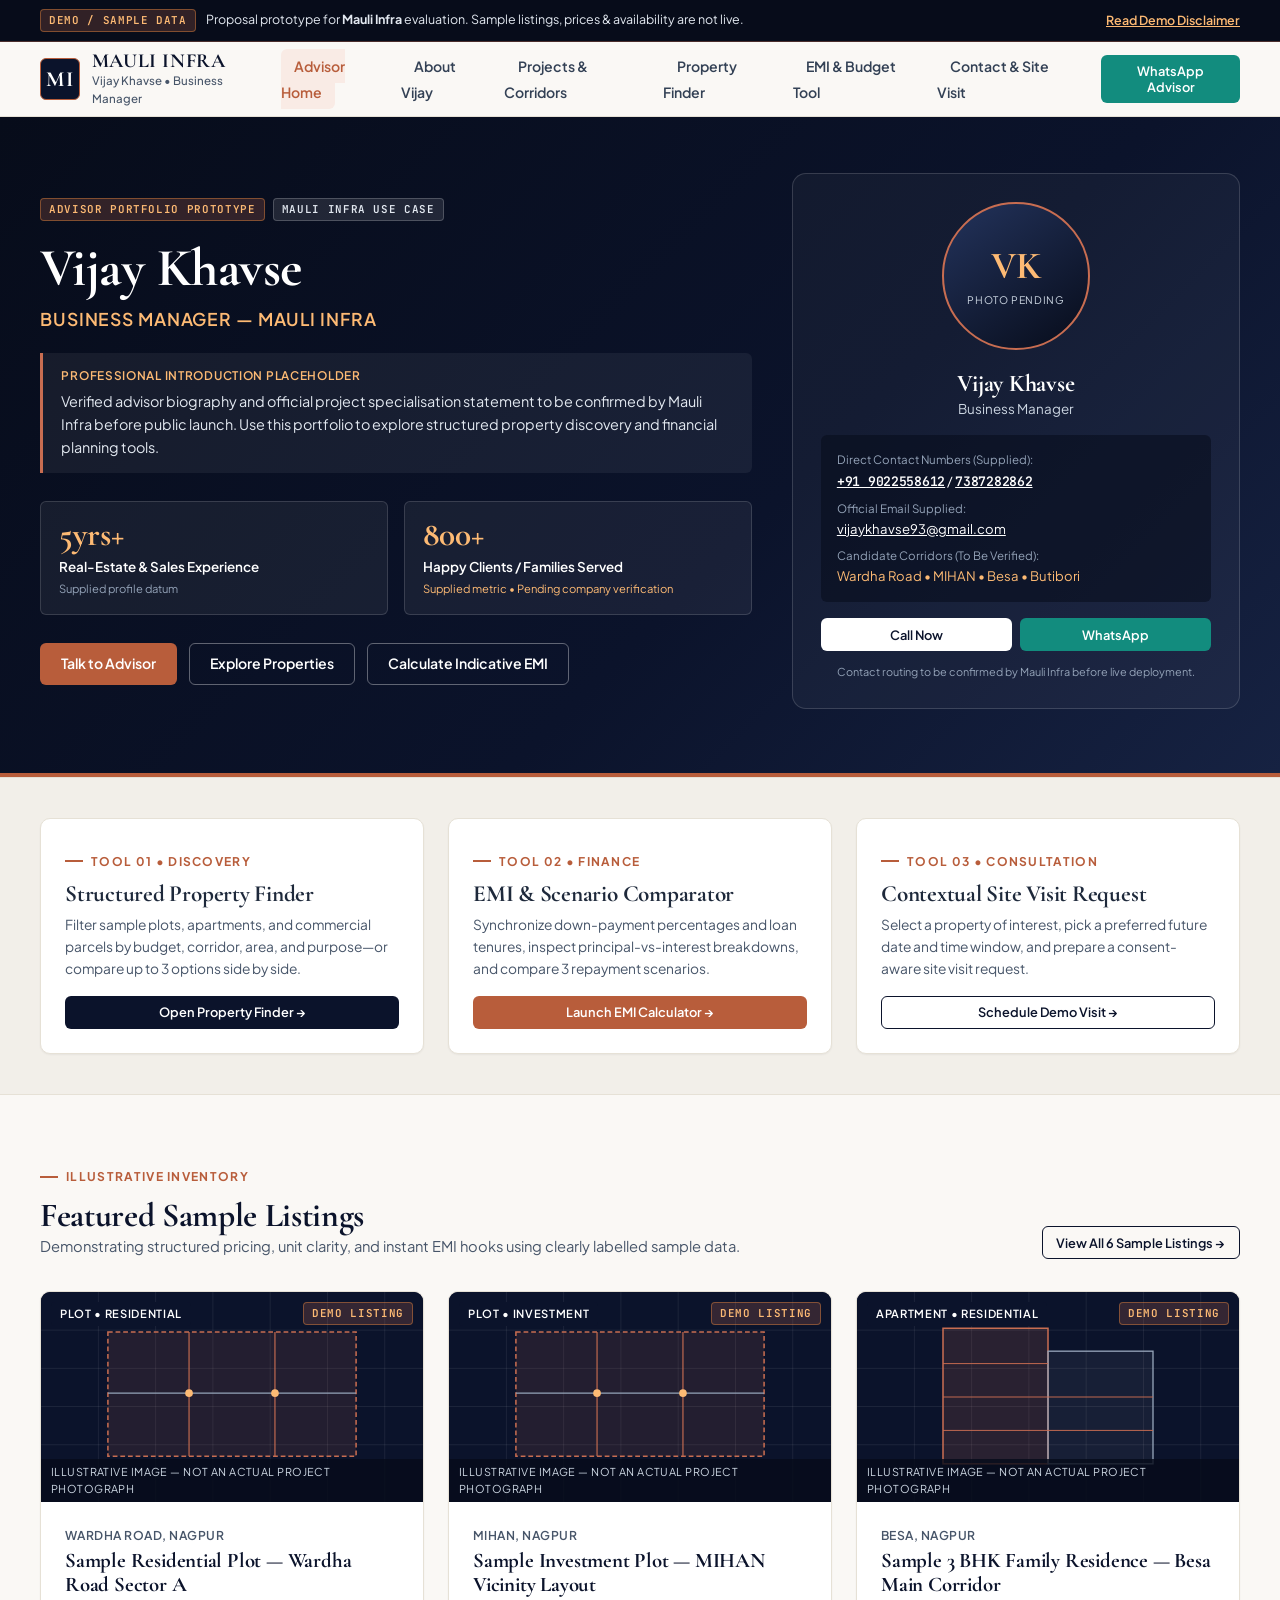
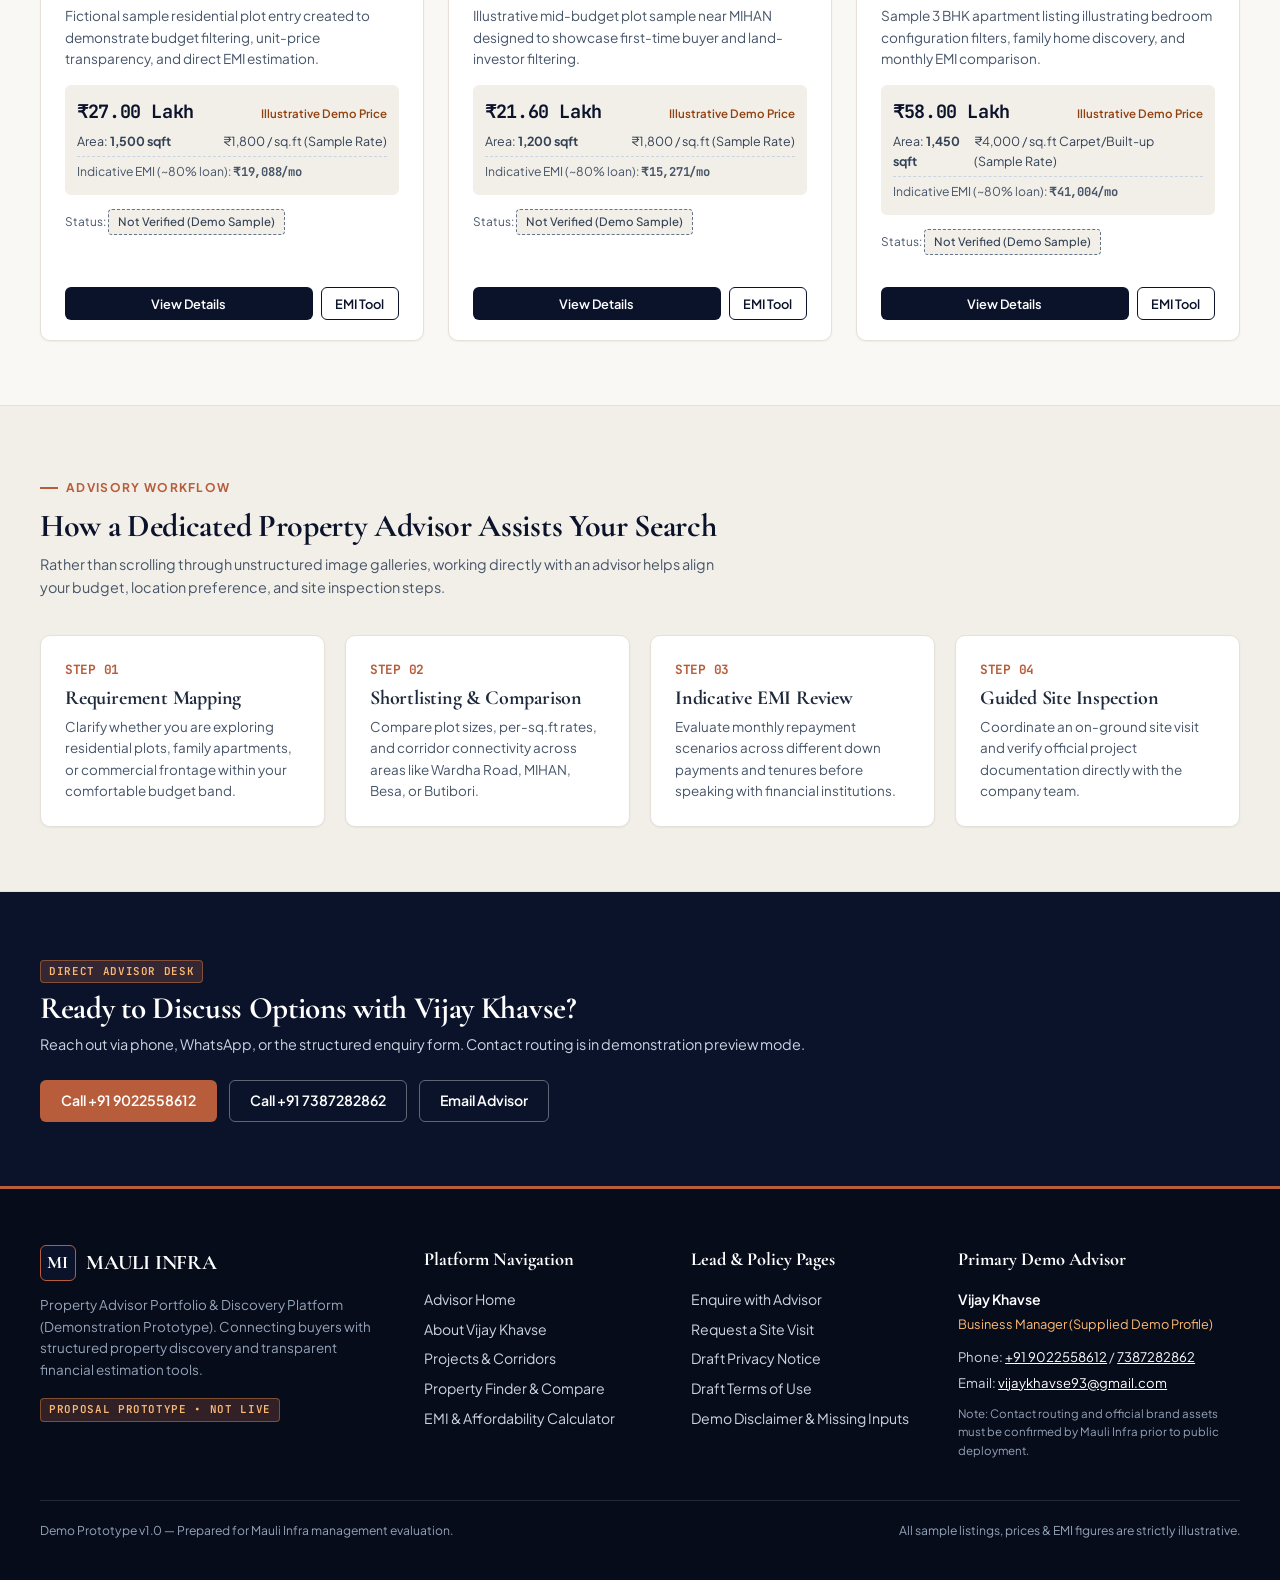
<file: index.html>
<!DOCTYPE html>
<html lang="en">
<head>
  <meta charset="UTF-8" />
  <meta name="viewport" content="width=device-width, initial-scale=1.0" />
  <meta name="robots" content="noindex, nofollow" />
  <title>Vijay Khavse | Business Manager — Mauli Infra Property Advisor Demo</title>
  <meta name="description" content="Demonstration prototype for Vijay Khavse, Business Manager at Mauli Infra. Explore illustrative property listings, calculate indicative EMIs, and request a consultation." />
  <link rel="stylesheet" href="./styles.css" />
</head>
<body>
  <div id="global-header"></div>

  <main>
    <!-- Hero Section -->
    <section class="hero-advisor">
      <div class="container hero-grid">
        <div>
          <div style="display:flex;flex-wrap:wrap;gap:0.5rem;margin-bottom:1rem;">
            <span class="demo-pill">ADVISOR PORTFOLIO PROTOTYPE</span>
            <span class="demo-pill" style="background:rgba(255,255,255,0.1);color:#E2E8F0;border-color:rgba(255,255,255,0.2);">MAULI INFRA USE CASE</span>
          </div>
          <h1 class="serif-heading" style="font-size:clamp(2.2rem, 4.5vw, 3.35rem);margin-bottom:0.4rem;">
            Vijay Khavse
          </h1>
          <p style="font-size:1.1rem;color:#FDBA74;font-weight:600;letter-spacing:0.05em;text-transform:uppercase;margin-bottom:1.25rem;">
            Business Manager — Mauli Infra
          </p>

          <div style="background:rgba(255,255,255,0.06);border-left:3px solid var(--copper-500);padding:0.9rem 1.15rem;border-radius:0 var(--radius-sm) var(--radius-sm) 0;margin-bottom:1.5rem;">
            <div style="font-size:0.74rem;text-transform:uppercase;letter-spacing:0.06em;color:#FDBA74;font-weight:600;margin-bottom:0.2rem;">
              Professional Introduction Placeholder
            </div>
            <p style="font-size:0.9rem;color:#E2E8F0;">
              Verified advisor biography and official project specialisation statement to be confirmed by Mauli Infra before public launch. Use this portfolio to explore structured property discovery and financial planning tools.
            </p>
          </div>

          <div class="stat-strip">
            <div class="stat-card-dark">
              <div class="stat-val">5yrs+</div>
              <div style="font-size:0.84rem;font-weight:600;color:#FFFFFF;margin-top:0.25rem;">Real-Estate & Sales Experience</div>
              <div style="font-size:0.7rem;color:#94A3B8;margin-top:0.15rem;">Supplied profile datum</div>
            </div>
            <div class="stat-card-dark">
              <div class="stat-val">800+</div>
              <div style="font-size:0.84rem;font-weight:600;color:#FFFFFF;margin-top:0.25rem;">Happy Clients / Families Served</div>
              <div style="font-size:0.7rem;color:#FDBA74;margin-top:0.15rem;">Supplied metric • Pending company verification</div>
            </div>
          </div>

          <div style="display:flex;flex-wrap:wrap;gap:0.75rem;margin-top:1.5rem;">
            <a href="./contact.html" class="btn btn-copper">Talk to Advisor</a>
            <a href="./properties.html" class="btn btn-outline-light">Explore Properties</a>
            <a href="./emi-calculator.html" class="btn btn-outline-light">Calculate Indicative EMI</a>
          </div>
        </div>

        <!-- Portrait & Direct Contact Card -->
        <aside class="advisor-portrait-card" aria-label="Advisor Profile Summary Card">
          <div class="portrait-placeholder" role="img" aria-label="Advisor profile photograph placeholder">
            <span class="serif-heading" style="font-size:2.4rem;color:#FDBA74;">VK</span>
            <span style="font-size:0.65rem;color:#CBD5E1;text-transform:uppercase;letter-spacing:0.06em;margin-top:4px;">Photo Pending</span>
          </div>
          <h2 class="serif-heading" style="font-size:1.5rem;color:#FFFFFF;">Vijay Khavse</h2>
          <p style="font-size:0.84rem;color:#CBD5E1;margin-bottom:1rem;">Business Manager</p>

          <div style="text-align:left;background:rgba(7,12,26,0.55);padding:1rem;border-radius:var(--radius-sm);font-size:0.82rem;margin-bottom:1rem;">
            <div style="margin-bottom:0.5rem;">
              <span style="color:#94A3B8;display:block;font-size:0.72rem;">Direct Contact Numbers (Supplied):</span>
              <a href="tel:9022558612" class="mono-num" style="color:#FFFFFF;font-weight:600;text-decoration:underline;">+91 9022558612</a> /
              <a href="tel:7387282862" class="mono-num" style="color:#FFFFFF;font-weight:600;text-decoration:underline;">7387282862</a>
            </div>
            <div style="margin-bottom:0.5rem;">
              <span style="color:#94A3B8;display:block;font-size:0.72rem;">Official Email Supplied:</span>
              <a href="mailto:vijaykhavse93@gmail.com" style="color:#FFFFFF;text-decoration:underline;">vijaykhavse93@gmail.com</a>
            </div>
            <div>
              <span style="color:#94A3B8;display:block;font-size:0.72rem;">Candidate Corridors (To Be Verified):</span>
              <span style="color:#FDBA74;">Wardha Road • MIHAN • Besa • Butibori</span>
            </div>
          </div>

          <div style="display:grid;grid-template-columns:1fr 1fr;gap:0.5rem;">
            <a href="tel:9022558612" class="btn btn-primary btn-sm" style="background:#FFFFFF;color:var(--navy-900);">Call Now</a>
            <a href="#" id="hero-wa-link" target="_blank" rel="noopener noreferrer" class="btn btn-whatsapp btn-sm">WhatsApp</a>
          </div>
          <p style="font-size:0.68rem;color:#94A3B8;margin-top:0.75rem;">
            Contact routing to be confirmed by Mauli Infra before live deployment.
          </p>
        </aside>
      </div>
    </section>

    <!-- Quick Buyer Tools Strip -->
    <section class="section-stone" style="padding:2.5rem 0;">
      <div class="container">
        <div class="grid-3">
          <div class="card card-body" style="display:flex;flex-direction:column;justify-content:space-between;">
            <div>
              <span class="eyebrow">Tool 01 • Discovery</span>
              <h2 class="serif-heading" style="font-size:1.45rem;margin-bottom:0.4rem;">Structured Property Finder</h2>
              <p style="font-size:0.86rem;color:var(--slate-600);margin-bottom:1rem;">
                Filter sample plots, apartments, and commercial parcels by budget, corridor, area, and purpose—or compare up to 3 options side by side.
              </p>
            </div>
            <a href="./properties.html" class="btn btn-primary btn-sm">Open Property Finder →</a>
          </div>

          <div class="card card-body" style="display:flex;flex-direction:column;justify-content:space-between;">
            <div>
              <span class="eyebrow">Tool 02 • Finance</span>
              <h2 class="serif-heading" style="font-size:1.45rem;margin-bottom:0.4rem;">EMI & Scenario Comparator</h2>
              <p style="font-size:0.86rem;color:var(--slate-600);margin-bottom:1rem;">
                Synchronize down-payment percentages and loan tenures, inspect principal-vs-interest breakdowns, and compare 3 repayment scenarios.
              </p>
            </div>
            <a href="./emi-calculator.html" class="btn btn-copper btn-sm">Launch EMI Calculator →</a>
          </div>

          <div class="card card-body" style="display:flex;flex-direction:column;justify-content:space-between;">
            <div>
              <span class="eyebrow">Tool 03 • Consultation</span>
              <h2 class="serif-heading" style="font-size:1.45rem;margin-bottom:0.4rem;">Contextual Site Visit Request</h2>
              <p style="font-size:0.86rem;color:var(--slate-600);margin-bottom:1rem;">
                Select a property of interest, pick a preferred future date and time window, and prepare a consent-aware site visit request.
              </p>
            </div>
            <a href="./contact.html?tab=visit" class="btn btn-outline btn-sm">Schedule Demo Visit →</a>
          </div>
        </div>
      </div>
    </section>

    <!-- Featured Sample Properties -->
    <section class="section">
      <div class="container">
        <div style="display:flex;flex-wrap:wrap;justify-content:space-between;align-items:flex-end;gap:1rem;margin-bottom:2rem;">
          <div>
            <span class="eyebrow">Illustrative Inventory</span>
            <h2 class="serif-heading" style="font-size:2.1rem;color:var(--navy-900);">Featured Sample Listings</h2>
            <p style="font-size:0.92rem;color:var(--slate-600);">
              Demonstrating structured pricing, unit clarity, and instant EMI hooks using clearly labelled sample data.
            </p>
          </div>
          <a href="./properties.html" class="btn btn-outline btn-sm">View All 6 Sample Listings →</a>
        </div>

        <div class="grid-3" id="home-featured-properties"></div>
      </div>
    </section>

    <!-- Why Connect With an Advisor (Generic Process — No Unverified Company Claims) -->
    <section class="section section-stone">
      <div class="container">
        <div style="max-width:680px;margin-bottom:2.25rem;">
          <span class="eyebrow">Advisory Workflow</span>
          <h2 class="serif-heading" style="font-size:2rem;color:var(--navy-900);margin-bottom:0.5rem;">
            How a Dedicated Property Advisor Assists Your Search
          </h2>
          <p style="font-size:0.9rem;color:var(--slate-600);">
            Rather than scrolling through unstructured image galleries, working directly with an advisor helps align your budget, location preference, and site inspection steps.
          </p>
        </div>

        <div class="grid-4">
          <div class="card card-body">
            <div class="mono-num" style="font-size:0.8rem;font-weight:700;color:var(--copper-600);margin-bottom:0.4rem;">STEP 01</div>
            <h3 class="serif-heading" style="font-size:1.25rem;margin-bottom:0.4rem;">Requirement Mapping</h3>
            <p style="font-size:0.84rem;color:var(--slate-600);">
              Clarify whether you are exploring residential plots, family apartments, or commercial frontage within your comfortable budget band.
            </p>
          </div>
          <div class="card card-body">
            <div class="mono-num" style="font-size:0.8rem;font-weight:700;color:var(--copper-600);margin-bottom:0.4rem;">STEP 02</div>
            <h3 class="serif-heading" style="font-size:1.25rem;margin-bottom:0.4rem;">Shortlisting & Comparison</h3>
            <p style="font-size:0.84rem;color:var(--slate-600);">
              Compare plot sizes, per-sq.ft rates, and corridor connectivity across areas like Wardha Road, MIHAN, Besa, or Butibori.
            </p>
          </div>
          <div class="card card-body">
            <div class="mono-num" style="font-size:0.8rem;font-weight:700;color:var(--copper-600);margin-bottom:0.4rem;">STEP 03</div>
            <h3 class="serif-heading" style="font-size:1.25rem;margin-bottom:0.4rem;">Indicative EMI Review</h3>
            <p style="font-size:0.84rem;color:var(--slate-600);">
              Evaluate monthly repayment scenarios across different down payments and tenures before speaking with financial institutions.
            </p>
          </div>
          <div class="card card-body">
            <div class="mono-num" style="font-size:0.8rem;font-weight:700;color:var(--copper-600);margin-bottom:0.4rem;">STEP 04</div>
            <h3 class="serif-heading" style="font-size:1.25rem;margin-bottom:0.4rem;">Guided Site Inspection</h3>
            <p style="font-size:0.84rem;color:var(--slate-600);">
              Coordinate an on-ground site visit and verify official project documentation directly with the company team.
            </p>
          </div>
        </div>
      </div>
    </section>

    <!-- Direct Contact Strip -->
    <section class="section section-navy">
      <div class="container" style="display:flex;flex-wrap:wrap;align-items:center;justify-content:space-between;gap:1.5rem;">
        <div>
          <span class="demo-pill" style="margin-bottom:0.5rem;">DIRECT ADVISOR DESK</span>
          <h2 class="serif-heading" style="font-size:1.95rem;color:#FFFFFF;margin-bottom:0.35rem;">
            Ready to Discuss Options with Vijay Khavse?
          </h2>
          <p style="font-size:0.9rem;color:#CBD5E1;">
            Reach out via phone, WhatsApp, or the structured enquiry form. Contact routing is in demonstration preview mode.
          </p>
        </div>
        <div style="display:flex;flex-wrap:wrap;gap:0.75rem;">
          <a href="tel:9022558612" class="btn btn-copper">Call +91 9022558612</a>
          <a href="tel:7387282862" class="btn btn-outline-light">Call +91 7387282862</a>
          <a href="mailto:vijaykhavse93@gmail.com" class="btn btn-outline-light">Email Advisor</a>
        </div>
      </div>
    </section>
  </main>

  <div id="global-footer"></div>

  <script src="./app.js"></script>
  <script>
    document.addEventListener("DOMContentLoaded", () => {
      initSharedLayout("home");

      const heroWa = document.getElementById("hero-wa-link");
      if (heroWa) heroWa.href = buildWhatsAppURL();

      const featuredMount = document.getElementById("home-featured-properties");
      if (featuredMount) {
        featuredMount.innerHTML = DEMO_PROPERTIES.slice(0, 3)
          .map(p => renderPropertyCard(p))
          .join("");
      }
    });
  </script>
</body>
</html>
</file>
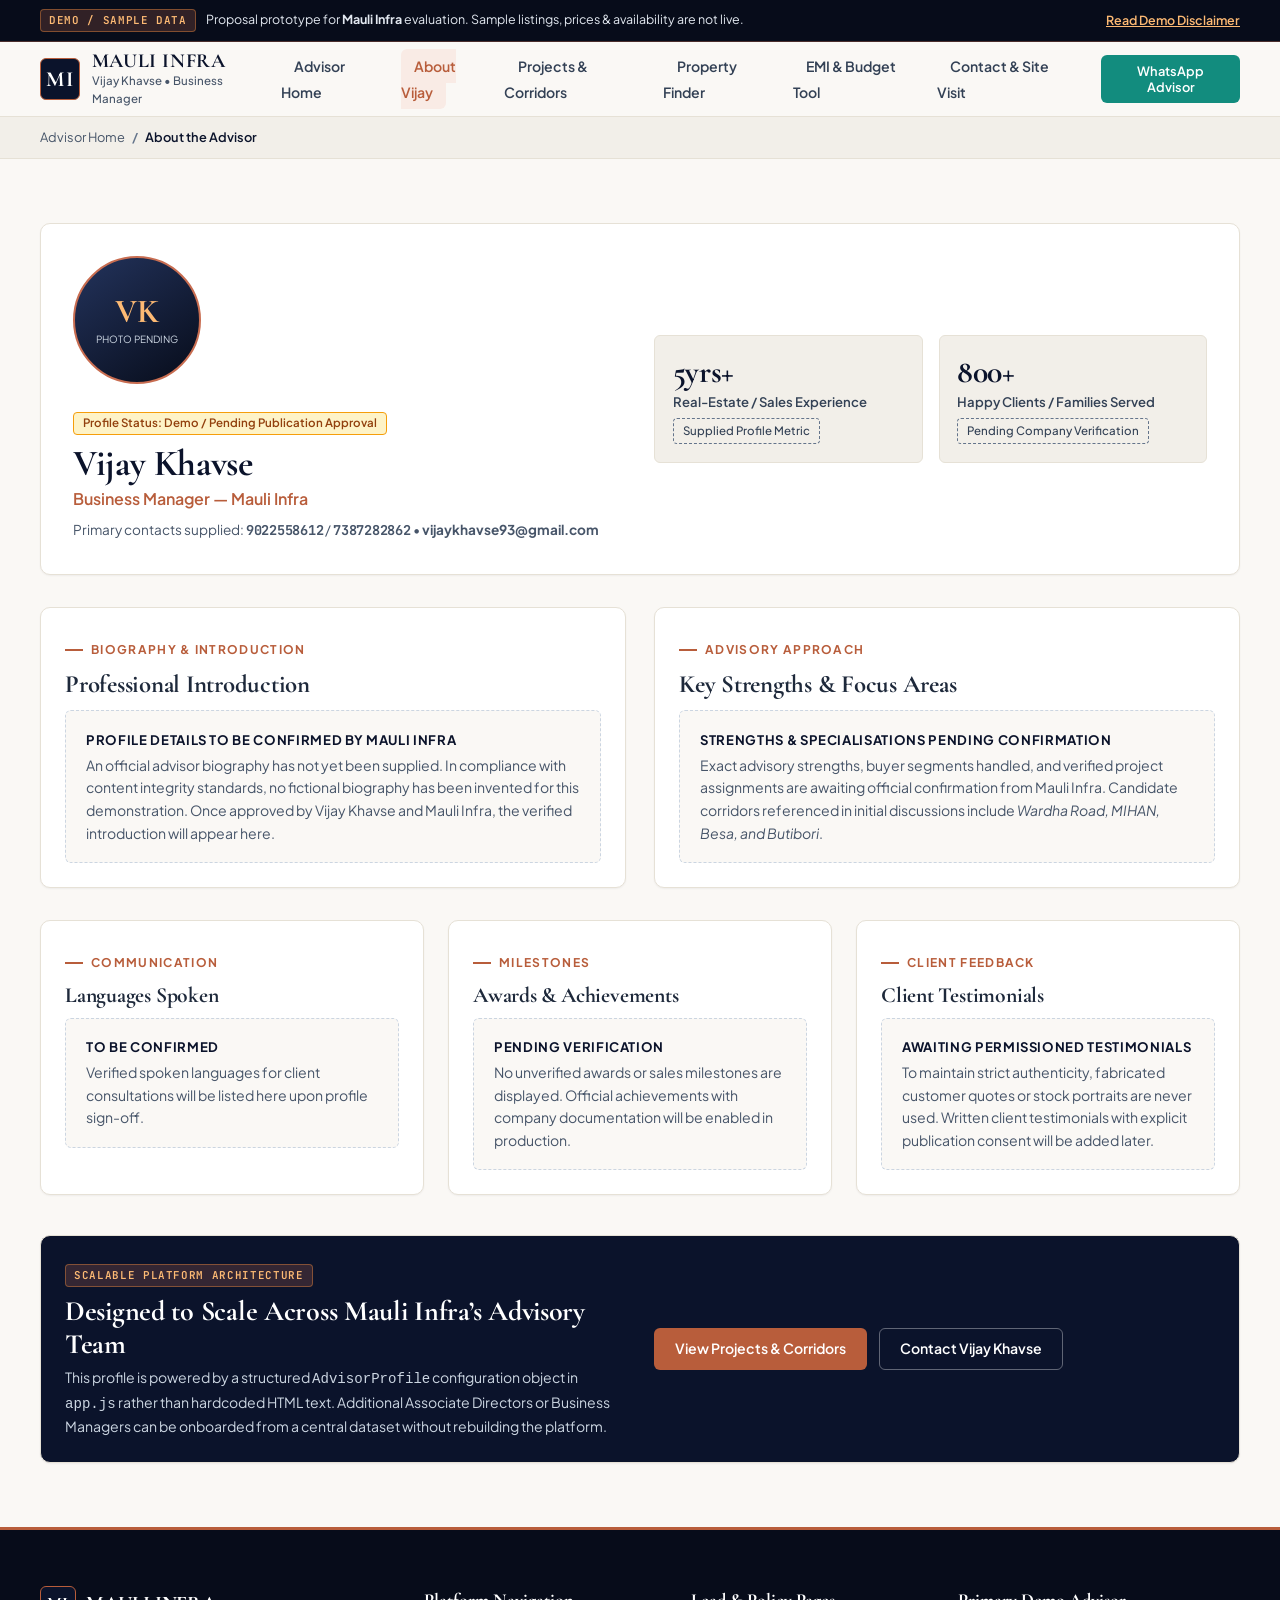
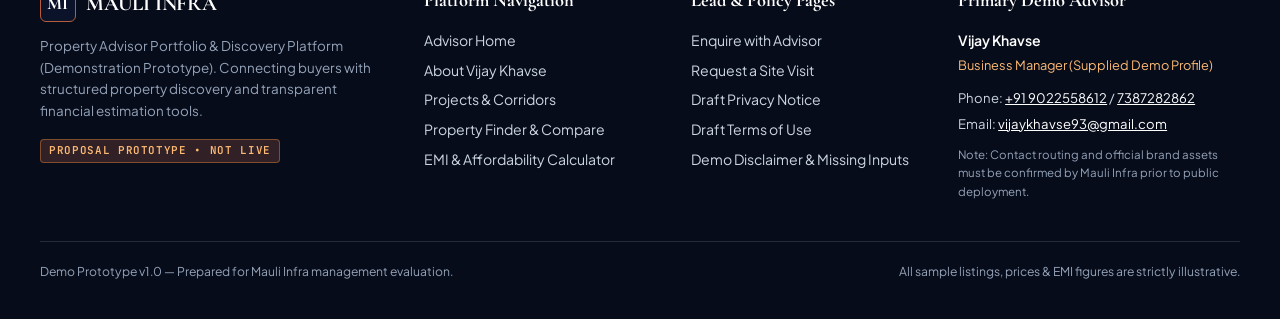
<file: about.html>
<!DOCTYPE html>
<html lang="en">
<head>
  <meta charset="UTF-8" />
  <meta name="viewport" content="width=device-width, initial-scale=1.0" />
  <meta name="robots" content="noindex, nofollow" />
  <title>About Vijay Khavse | Business Manager — Mauli Infra Advisor Demo</title>
  <link rel="stylesheet" href="./styles.css" />
</head>
<body>
  <div id="global-header"></div>

  <main class="section">
    <div class="container">
      <!-- Top Advisor Profile Header Card -->
      <div class="card card-body" style="margin-bottom:2rem;padding:2rem;">
        <div class="grid-2" style="align-items:center;">
          <div style="display:flex;flex-wrap:wrap;gap:1.5rem;align-items:center;">
            <div class="portrait-placeholder" style="margin:0;width:128px;height:128px;flex-shrink:0;">
              <span class="serif-heading" style="font-size:2.1rem;color:#FDBA74;">VK</span>
              <span style="font-size:0.62rem;color:#CBD5E1;text-transform:uppercase;">Photo Pending</span>
            </div>
            <div>
              <span class="demo-badge-inline" style="margin-bottom:0.5rem;">Profile Status: Demo / Pending Publication Approval</span>
              <h1 class="serif-heading" style="font-size:2.3rem;color:var(--navy-900);">Vijay Khavse</h1>
              <p style="font-size:1rem;font-weight:600;color:var(--copper-600);margin-bottom:0.5rem;">
                Business Manager — Mauli Infra
              </p>
              <p style="font-size:0.85rem;color:var(--slate-600);">
                Primary contacts supplied: <strong class="mono-num">9022558612</strong> / <strong class="mono-num">7387282862</strong> • <strong>vijaykhavse93@gmail.com</strong>
              </p>
            </div>
          </div>

          <div style="display:grid;grid-template-columns:1fr 1fr;gap:1rem;">
            <div style="background:var(--bg-stone);padding:1.1rem;border-radius:var(--radius-sm);border:1px solid var(--bg-stone-dark);">
              <div class="serif-heading" style="font-size:2rem;color:var(--navy-900);">5yrs+</div>
              <div style="font-size:0.82rem;font-weight:600;color:var(--slate-700);">Real-Estate / Sales Experience</div>
              <span class="verified-pending-badge" style="margin-top:0.4rem;">Supplied Profile Metric</span>
            </div>
            <div style="background:var(--bg-stone);padding:1.1rem;border-radius:var(--radius-sm);border:1px solid var(--bg-stone-dark);">
              <div class="serif-heading" style="font-size:2rem;color:var(--navy-900);">800+</div>
              <div style="font-size:0.82rem;font-weight:600;color:var(--slate-700);">Happy Clients / Families Served</div>
              <span class="verified-pending-badge" style="margin-top:0.4rem;">Pending Company Verification</span>
            </div>
          </div>
        </div>
      </div>

      <!-- Structured Profile Sections (Zero Fabricated Claims) -->
      <div class="grid-2" style="margin-bottom:2rem;">
        <div class="card card-body">
          <span class="eyebrow">Biography & Introduction</span>
          <h2 class="serif-heading" style="font-size:1.55rem;margin-bottom:0.75rem;">Professional Introduction</h2>
          <div class="tbc-box">
            <strong>Profile Details To Be Confirmed by Mauli Infra</strong>
            An official advisor biography has not yet been supplied. In compliance with content integrity standards, no fictional biography has been invented for this demonstration. Once approved by Vijay Khavse and Mauli Infra, the verified introduction will appear here.
          </div>
        </div>

        <div class="card card-body">
          <span class="eyebrow">Advisory Approach</span>
          <h2 class="serif-heading" style="font-size:1.55rem;margin-bottom:0.75rem;">Key Strengths & Focus Areas</h2>
          <div class="tbc-box">
            <strong>Strengths & Specialisations Pending Confirmation</strong>
            Exact advisory strengths, buyer segments handled, and verified project assignments are awaiting official confirmation from Mauli Infra. Candidate corridors referenced in initial discussions include <em>Wardha Road, MIHAN, Besa, and Butibori</em>.
          </div>
        </div>
      </div>

      <div class="grid-3" style="margin-bottom:2.5rem;">
        <div class="card card-body">
          <span class="eyebrow">Communication</span>
          <h2 class="serif-heading" style="font-size:1.35rem;margin-bottom:0.65rem;">Languages Spoken</h2>
          <div class="tbc-box">
            <strong>To Be Confirmed</strong>
            Verified spoken languages for client consultations will be listed here upon profile sign-off.
          </div>
        </div>

        <div class="card card-body">
          <span class="eyebrow">Milestones</span>
          <h2 class="serif-heading" style="font-size:1.35rem;margin-bottom:0.65rem;">Awards & Achievements</h2>
          <div class="tbc-box">
            <strong>Pending Verification</strong>
            No unverified awards or sales milestones are displayed. Official achievements with company documentation will be enabled in production.
          </div>
        </div>

        <div class="card card-body">
          <span class="eyebrow">Client Feedback</span>
          <h2 class="serif-heading" style="font-size:1.35rem;margin-bottom:0.65rem;">Client Testimonials</h2>
          <div class="tbc-box">
            <strong>Awaiting Permissioned Testimonials</strong>
            To maintain strict authenticity, fabricated customer quotes or stock portraits are never used. Written client testimonials with explicit publication consent will be added later.
          </div>
        </div>
      </div>

      <!-- Reusable Architecture Callout for Management Presentation -->
      <div class="card card-body" style="background:var(--navy-900);color:#FFFFFF;">
        <div class="grid-2" style="align-items:center;">
          <div>
            <span class="demo-pill" style="margin-bottom:0.5rem;">SCALABLE PLATFORM ARCHITECTURE</span>
            <h2 class="serif-heading" style="font-size:1.75rem;color:#FFFFFF;margin-bottom:0.4rem;">
              Designed to Scale Across Mauli Infra’s Advisory Team
            </h2>
            <p style="font-size:0.88rem;color:#CBD5E1;">
              This profile is powered by a structured <code>AdvisorProfile</code> configuration object in <code>app.js</code> rather than hardcoded HTML text. Additional Associate Directors or Business Managers can be onboarded from a central dataset without rebuilding the platform.
            </p>
          </div>
          <div style="display:flex;flex-wrap:wrap;gap:0.75rem;justify-content:flex-start;">
            <a href="./projects.html" class="btn btn-copper">View Projects & Corridors</a>
            <a href="./contact.html" class="btn btn-outline-light">Contact Vijay Khavse</a>
          </div>
        </div>
      </div>
    </div>
  </main>

  <div id="global-footer"></div>

  <script src="./app.js"></script>
  <script>
    document.addEventListener("DOMContentLoaded", () => {
      initSharedLayout("about", [{ label: "About the Advisor", href: "./about.html" }]);
    });
  </script>
</body>
</html>
</file>
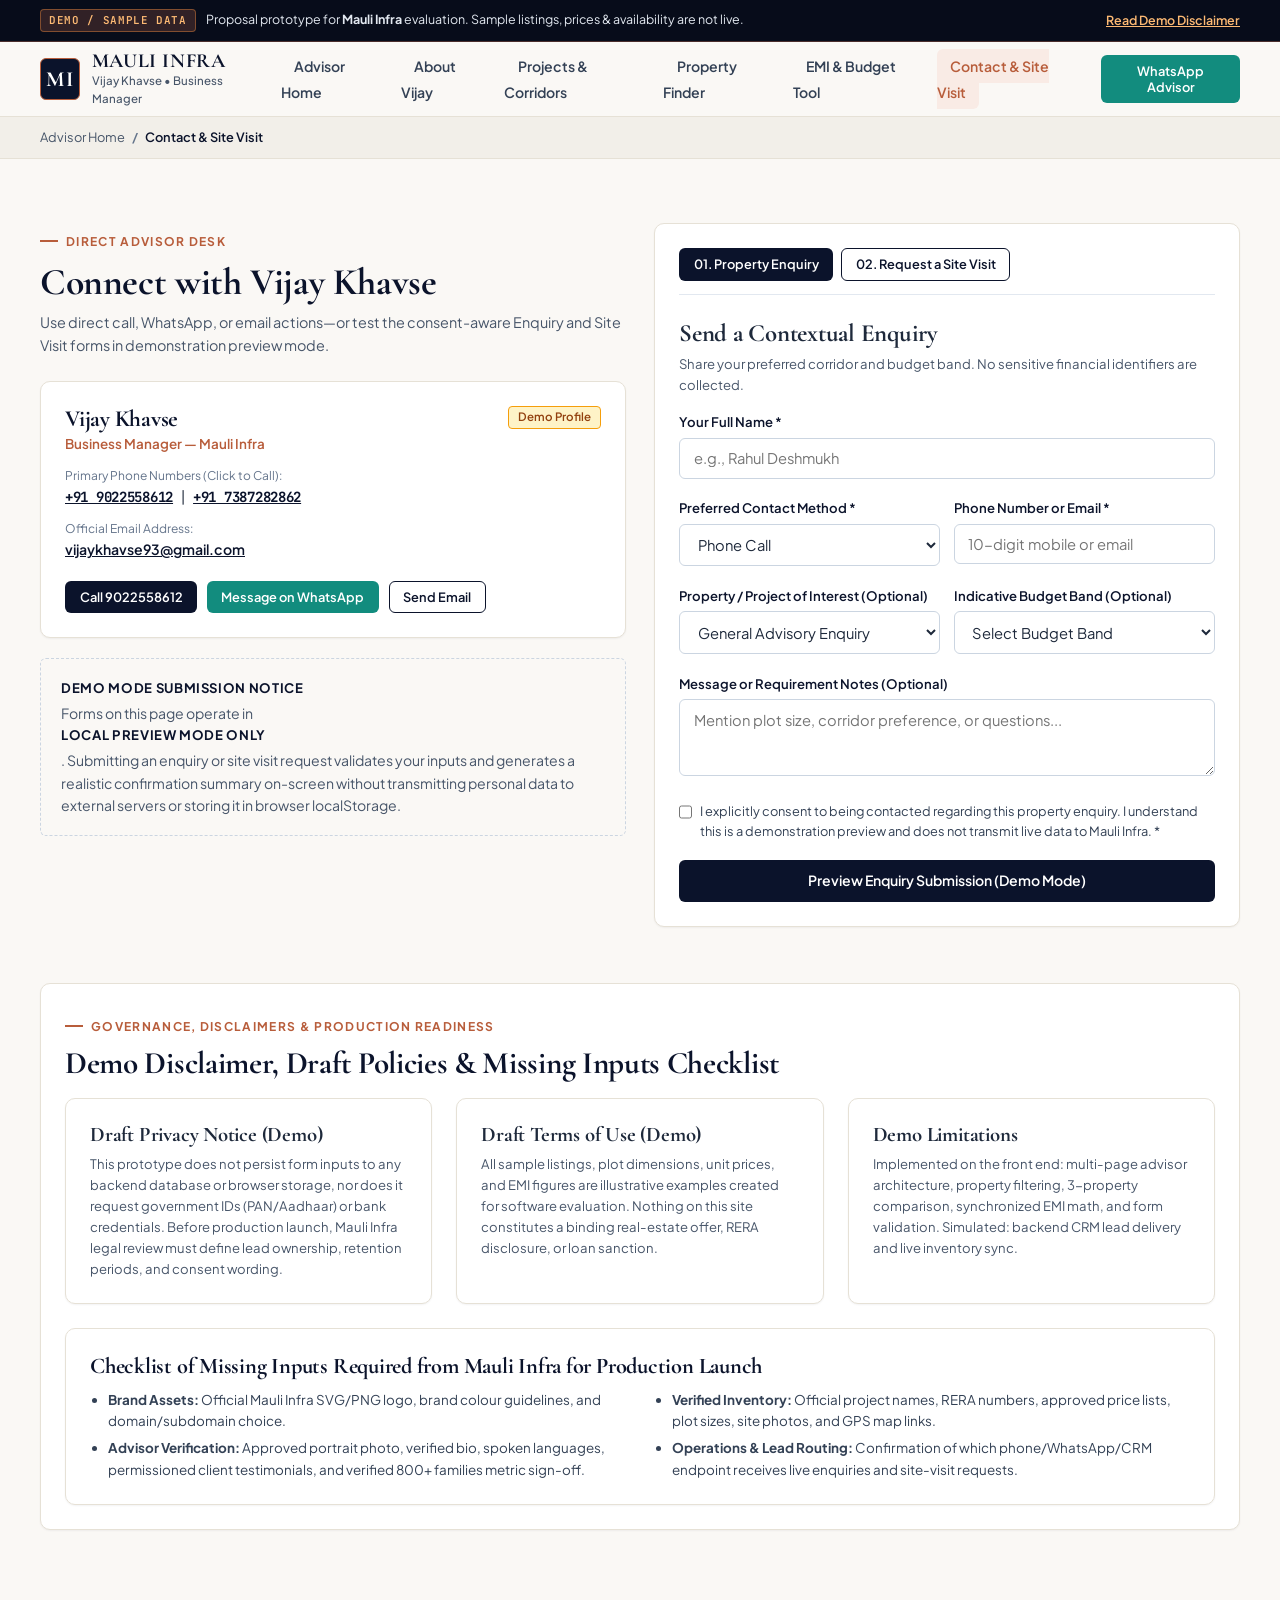
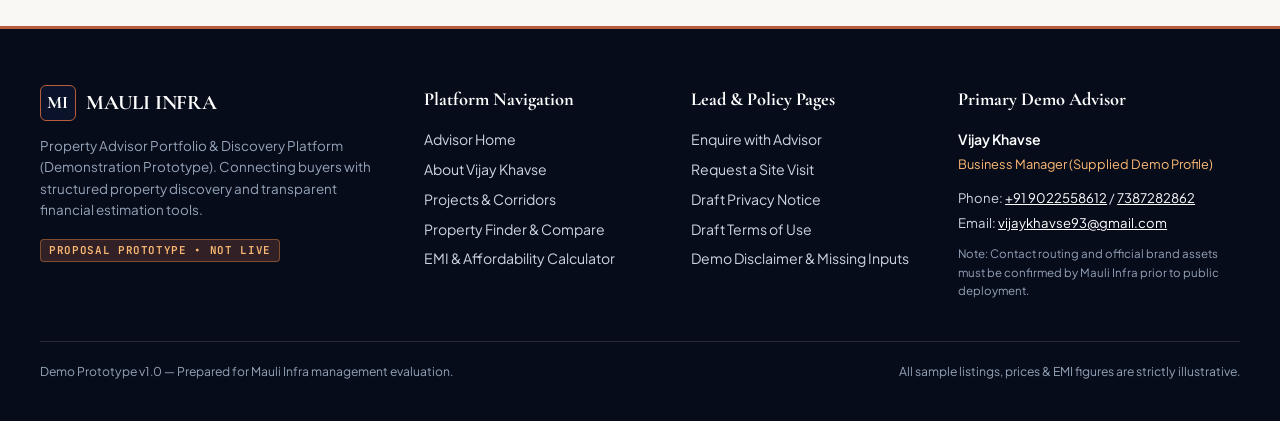
<file: contact.html>
<!DOCTYPE html>
<html lang="en">
<head>
  <meta charset="UTF-8" />
  <meta name="viewport" content="width=device-width, initial-scale=1.0" />
  <meta name="robots" content="noindex, nofollow" />
  <title>Contact, Site Visit & Demo Disclaimer | Vijay Khavse — Mauli Infra Demo</title>
  <link rel="stylesheet" href="./styles.css" />
</head>
<body>
  <div id="global-header"></div>

  <main class="section">
    <div class="container">
      <div class="grid-2" style="align-items:start;margin-bottom:3.5rem;">
        <!-- Left Column: Direct Advisor Contact Cards -->
        <div>
          <span class="eyebrow">Direct Advisor Desk</span>
          <h1 class="serif-heading" style="font-size:2.35rem;color:var(--navy-900);margin-bottom:0.4rem;">
            Connect with Vijay Khavse
          </h1>
          <p style="font-size:0.9rem;color:var(--slate-600);margin-bottom:1.5rem;">
            Use direct call, WhatsApp, or email actions—or test the consent-aware Enquiry and Site Visit forms in demonstration preview mode.
          </p>

          <div class="card card-body" style="margin-bottom:1.25rem;">
            <div style="display:flex;justify-content:space-between;align-items:start;margin-bottom:0.75rem;">
              <div>
                <h2 class="serif-heading" style="font-size:1.45rem;color:var(--navy-900);">Vijay Khavse</h2>
                <p style="font-size:0.84rem;color:var(--copper-600);font-weight:600;">Business Manager — Mauli Infra</p>
              </div>
              <span class="demo-badge-inline">Demo Profile</span>
            </div>

            <div style="display:flex;flex-direction:column;gap:0.65rem;font-size:0.88rem;margin-bottom:1.25rem;">
              <div>
                <span style="color:var(--slate-500);display:block;font-size:0.75rem;">Primary Phone Numbers (Click to Call):</span>
                <a href="tel:9022558612" class="mono-num" style="font-weight:700;color:var(--navy-900);text-decoration:underline;">+91 9022558612</a>
                <span style="margin:0 6px;color:var(--slate-400);">|</span>
                <a href="tel:7387282862" class="mono-num" style="font-weight:700;color:var(--navy-900);text-decoration:underline;">+91 7387282862</a>
              </div>
              <div>
                <span style="color:var(--slate-500);display:block;font-size:0.75rem;">Official Email Address:</span>
                <a href="mailto:vijaykhavse93@gmail.com" style="font-weight:600;color:var(--navy-900);text-decoration:underline;">vijaykhavse93@gmail.com</a>
              </div>
            </div>

            <div style="display:flex;flex-wrap:wrap;gap:0.6rem;">
              <a href="tel:9022558612" class="btn btn-primary btn-sm">Call 9022558612</a>
              <a href="#" id="contact-wa-btn" target="_blank" rel="noopener noreferrer" class="btn btn-whatsapp btn-sm">Message on WhatsApp</a>
              <a href="mailto:vijaykhavse93@gmail.com" class="btn btn-outline btn-sm">Send Email</a>
            </div>
          </div>

          <div class="tbc-box">
            <strong>Demo Mode Submission Notice</strong>
            Forms on this page operate in <strong>local preview mode only</strong>. Submitting an enquiry or site visit request validates your inputs and generates a realistic confirmation summary on-screen without transmitting personal data to external servers or storing it in browser localStorage.
          </div>
        </div>

        <!-- Right Column: Tabbed Enquiry & Site Visit Forms -->
        <div class="card card-body">
          <div style="display:flex;gap:0.5rem;margin-bottom:1.5rem;border-bottom:1px solid var(--slate-200);padding-bottom:0.85rem;" role="tablist">
            <button type="button" id="tab-btn-enquiry" class="btn btn-primary btn-sm" role="tab" aria-selected="true">01. Property Enquiry</button>
            <button type="button" id="tab-btn-visit" class="btn btn-outline btn-sm" role="tab" aria-selected="false">02. Request a Site Visit</button>
          </div>

          <!-- FORM 1: Property Enquiry -->
          <form id="form-enquiry" novalidate>
            <h2 class="serif-heading" style="font-size:1.55rem;margin-bottom:0.35rem;">Send a Contextual Enquiry</h2>
            <p style="font-size:0.82rem;color:var(--slate-600);margin-bottom:1rem;">
              Share your preferred corridor and budget band. No sensitive financial identifiers are collected.
            </p>

            <div class="form-group">
              <label class="form-label" for="enq-name">Your Full Name *</label>
              <input type="text" id="enq-name" class="form-control" required placeholder="e.g., Rahul Deshmukh" />
              <div class="form-error" id="err-enq-name">Please enter your name (minimum 2 characters).</div>
            </div>

            <div class="grid-2" style="gap:0.85rem;">
              <div class="form-group">
                <label class="form-label" for="enq-method">Preferred Contact Method *</label>
                <select id="enq-method" class="form-control">
                  <option value="Phone Call">Phone Call</option>
                  <option value="WhatsApp">WhatsApp</option>
                  <option value="Email">Email</option>
                </select>
              </div>
              <div class="form-group">
                <label class="form-label" for="enq-contact">Phone Number or Email *</label>
                <input type="text" id="enq-contact" class="form-control" required placeholder="10-digit mobile or email" />
                <div class="form-error" id="err-enq-contact">Please enter a valid 10-digit phone number or email address.</div>
              </div>
            </div>

            <div class="grid-2" style="gap:0.85rem;">
              <div class="form-group">
                <label class="form-label" for="enq-property">Property / Project of Interest (Optional)</label>
                <select id="enq-property" class="form-control">
                  <option value="General Portfolio Enquiry">General Advisory Enquiry</option>
                </select>
              </div>
              <div class="form-group">
                <label class="form-label" for="enq-budget">Indicative Budget Band (Optional)</label>
                <select id="enq-budget" class="form-control">
                  <option value="Not specified">Select Budget Band</option>
                  <option value="₹15 Lakh – ₹25 Lakh">₹15 Lakh – ₹25 Lakh</option>
                  <option value="₹25 Lakh – ₹45 Lakh">₹25 Lakh – ₹45 Lakh</option>
                  <option value="₹45 Lakh – ₹65 Lakh">₹45 Lakh – ₹65 Lakh</option>
                  <option value="₹65 Lakh+">₹65 Lakh+</option>
                </select>
              </div>
            </div>

            <div class="form-group">
              <label class="form-label" for="enq-message">Message or Requirement Notes (Optional)</label>
              <textarea id="enq-message" class="form-control" rows="3" placeholder="Mention plot size, corridor preference, or questions..."></textarea>
            </div>

            <div class="form-group">
              <label style="display:flex;align-items:flex-start;gap:8px;font-size:0.8rem;color:var(--slate-700);cursor:pointer;">
                <input type="checkbox" id="enq-consent" style="margin-top:3px;width:16px;height:16px;accent-color:var(--copper-600);" />
                <span>I explicitly consent to being contacted regarding this property enquiry. I understand this is a demonstration preview and does not transmit live data to Mauli Infra. *</span>
              </label>
              <div class="form-error" id="err-enq-consent">Explicit contact consent is required before preparing an enquiry.</div>
            </div>

            <button type="submit" class="btn btn-primary" style="width:100%;">Preview Enquiry Submission (Demo Mode)</button>
          </form>

          <!-- FORM 2: Site Visit Request -->
          <form id="form-visit" novalidate style="display:none;">
            <h2 class="serif-heading" style="font-size:1.55rem;margin-bottom:0.35rem;">Request a Guided Site Visit</h2>
            <p style="font-size:0.82rem;color:var(--slate-600);margin-bottom:1rem;">
              Select a future date and preferred time slot. In production, the advisory team must confirm availability.
            </p>

            <div class="form-group">
              <label class="form-label" for="vis-property">Select Sample Property / Corridor (Optional)</label>
              <select id="vis-property" class="form-control">
                <option value="General Corridor Exploration">General Corridor Tour (Wardha Rd / MIHAN / Besa / Butibori)</option>
              </select>
            </div>

            <div class="grid-2" style="gap:0.85rem;">
              <div class="form-group">
                <label class="form-label" for="vis-date">Preferred Visit Date (Future Date) *</label>
                <input type="date" id="vis-date" class="form-control" required />
                <div class="form-error" id="err-vis-date">Please select a valid date today or in the future.</div>
              </div>
              <div class="form-group">
                <label class="form-label" for="vis-time">Preferred Time Window *</label>
                <select id="vis-time" class="form-control">
                  <option value="Morning (10:00 AM – 12:30 PM)">Morning (10:00 AM – 12:30 PM)</option>
                  <option value="Afternoon (12:30 PM – 03:30 PM)">Afternoon (12:30 PM – 03:30 PM)</option>
                  <option value="Evening (03:30 PM – 06:00 PM)">Evening (03:30 PM – 06:00 PM)</option>
                </select>
              </div>
            </div>

            <div class="grid-2" style="gap:0.85rem;">
              <div class="form-group">
                <label class="form-label" for="vis-name">Your Full Name *</label>
                <input type="text" id="vis-name" class="form-control" required placeholder="Your full name" />
                <div class="form-error" id="err-vis-name">Please enter your full name.</div>
              </div>
              <div class="form-group">
                <label class="form-label" for="vis-phone">Mobile Number *</label>
                <input type="tel" id="vis-phone" class="form-control" required placeholder="10-digit mobile number" />
                <div class="form-error" id="err-vis-phone">Please enter a valid 10-digit mobile number.</div>
              </div>
            </div>

            <div class="form-group">
              <label style="display:flex;align-items:flex-start;gap:8px;font-size:0.8rem;color:var(--slate-700);cursor:pointer;">
                <input type="checkbox" id="vis-consent" style="margin-top:3px;width:16px;height:16px;accent-color:var(--copper-600);" />
                <span>I consent to being contacted to coordinate this site visit. I understand no live appointment is booked in demo mode. *</span>
              </label>
              <div class="form-error" id="err-vis-consent">Please tick the consent box to proceed.</div>
            </div>

            <button type="submit" class="btn btn-copper" style="width:100%;">Prepare Site Visit Request (Demo Mode)</button>
          </form>

          <!-- Local-Only Demo Confirmation Box -->
          <div id="demo-form-output" style="display:none;margin-top:1.25rem;background:var(--emerald-bg);border:1px solid var(--emerald-border);color:var(--emerald-text);padding:1.15rem;border-radius:var(--radius-sm);"></div>
        </div>
      </div>

      <!-- Page 12: Privacy, Terms, Demo Disclaimer & Missing Inputs Checklist -->
      <section id="disclaimer" class="card card-body section-stone" style="margin-bottom:2rem;">
        <span class="eyebrow">Governance, Disclaimers & Production Readiness</span>
        <h2 class="serif-heading" style="font-size:1.95rem;color:var(--navy-900);margin-bottom:1rem;">
          Demo Disclaimer, Draft Policies & Missing Inputs Checklist
        </h2>

        <div class="grid-3" style="margin-bottom:1.5rem;">
          <div id="privacy" class="card card-body">
            <h3 class="serif-heading" style="font-size:1.3rem;margin-bottom:0.4rem;">Draft Privacy Notice (Demo)</h3>
            <p style="font-size:0.82rem;color:var(--slate-600);">
              This prototype does not persist form inputs to any backend database or browser storage, nor does it request government IDs (PAN/Aadhaar) or bank credentials. Before production launch, Mauli Infra legal review must define lead ownership, retention periods, and consent wording.
            </p>
          </div>

          <div id="terms" class="card card-body">
            <h3 class="serif-heading" style="font-size:1.3rem;margin-bottom:0.4rem;">Draft Terms of Use (Demo)</h3>
            <p style="font-size:0.82rem;color:var(--slate-600);">
              All sample listings, plot dimensions, unit prices, and EMI figures are illustrative examples created for software evaluation. Nothing on this site constitutes a binding real-estate offer, RERA disclosure, or loan sanction.
            </p>
          </div>

          <div class="card card-body">
            <h3 class="serif-heading" style="font-size:1.3rem;margin-bottom:0.4rem;">Demo Limitations</h3>
            <p style="font-size:0.82rem;color:var(--slate-600);">
              Implemented on the front end: multi-page advisor architecture, property filtering, 3-property comparison, synchronized EMI math, and form validation. Simulated: backend CRM lead delivery and live inventory sync.
            </p>
          </div>
        </div>

        <div class="card card-body">
          <h3 class="serif-heading" style="font-size:1.4rem;color:var(--navy-900);margin-bottom:0.6rem;">
            Checklist of Missing Inputs Required from Mauli Infra for Production Launch
          </h3>
          <div class="grid-2" style="font-size:0.84rem;color:var(--slate-700);">
            <ul style="padding-left:1.1rem;display:flex;flex-direction:column;gap:0.35rem;">
              <li><strong>Brand Assets:</strong> Official Mauli Infra SVG/PNG logo, brand colour guidelines, and domain/subdomain choice.</li>
              <li><strong>Advisor Verification:</strong> Approved portrait photo, verified bio, spoken languages, permissioned client testimonials, and verified 800+ families metric sign-off.</li>
            </ul>
            <ul style="padding-left:1.1rem;display:flex;flex-direction:column;gap:0.35rem;">
              <li><strong>Verified Inventory:</strong> Official project names, RERA numbers, approved price lists, plot sizes, site photos, and GPS map links.</li>
              <li><strong>Operations & Lead Routing:</strong> Confirmation of which phone/WhatsApp/CRM endpoint receives live enquiries and site-visit requests.</li>
            </ul>
          </div>
        </div>
      </section>
    </div>
  </main>

  <div id="global-footer"></div>

  <script src="./app.js"></script>
  <script>
    document.addEventListener("DOMContentLoaded", () => {
      initSharedLayout("contact", [{ label: "Contact & Site Visit", href: "./contact.html" }]);

      document.getElementById("contact-wa-btn").href = buildWhatsAppURL();

      // Populate property dropdowns
      const enqSelect = document.getElementById("enq-property");
      const visSelect = document.getElementById("vis-property");
      DEMO_PROPERTIES.forEach(p => {
        const opt1 = document.createElement("option");
        opt1.value = p.title;
        opt1.textContent = `${p.title} (${formatINRLakhCrore(p.price)})`;
        enqSelect.appendChild(opt1);

        const opt2 = opt1.cloneNode(true);
        visSelect.appendChild(opt2);
      });

      // Set min date on Site Visit picker to today
      const todayStr = new Date().toISOString().split("T")[0];
      const visDateInput = document.getElementById("vis-date");
      visDateInput.min = todayStr;
      visDateInput.value = todayStr;

      // Tab Switching
      const btnEnq = document.getElementById("tab-btn-enquiry");
      const btnVis = document.getElementById("tab-btn-visit");
      const formEnq = document.getElementById("form-enquiry");
      const formVis = document.getElementById("form-visit");
      const outBox = document.getElementById("demo-form-output");

      function switchTab(mode) {
        outBox.style.display = "none";
        if (mode === "visit") {
          formEnq.style.display = "none";
          formVis.style.display = "block";
          btnVis.classList.replace("btn-outline", "btn-primary");
          btnEnq.classList.replace("btn-primary", "btn-outline");
        } else {
          formVis.style.display = "none";
          formEnq.style.display = "block";
          btnEnq.classList.replace("btn-outline", "btn-primary");
          btnVis.classList.replace("btn-primary", "btn-outline");
        }
      }

      btnEnq.addEventListener("click", () => switchTab("enquiry"));
      btnVis.addEventListener("click", () => switchTab("visit"));

      const params = new URLSearchParams(window.location.search);
      if (params.get("tab") === "visit") switchTab("visit");
      if (params.get("property")) {
        const propParam = params.get("property");
        [enqSelect, visSelect].forEach(sel => {
          const exists = Array.from(sel.options).some(o => o.value === propParam);
          if (!exists) {
            const customOpt = document.createElement("option");
            customOpt.value = propParam;
            customOpt.textContent = propParam;
            sel.appendChild(customOpt);
          }
          sel.value = propParam;
        });
      }

      // Enquiry Validation
      formEnq.addEventListener("submit", e => {
        e.preventDefault();
        let valid = true;
        const name = document.getElementById("enq-name").value.trim();
        const contact = document.getElementById("enq-contact").value.trim();
        const consent = document.getElementById("enq-consent").checked;

        document.getElementById("err-enq-name").style.display = name.length < 2 ? "block" : "none";
        if (name.length < 2) valid = false;

        const isPhoneOrEmail = /^[6-9]\d{9}$/.test(contact) || /^[^\s@]+@[^\s@]+\.[^\s@]+$/.test(contact);
        document.getElementById("err-enq-contact").style.display = !isPhoneOrEmail ? "block" : "none";
        if (!isPhoneOrEmail) valid = false;

        document.getElementById("err-enq-consent").style.display = !consent ? "block" : "none";
        if (!consent) valid = false;

        if (!valid) return;

        const waPrefill = `Hello Vijay Khavse, my name is ${name}. I am enquiring about "${enqSelect.value}" (Budget: ${document.getElementById("enq-budget").value}). Please connect via ${document.getElementById("enq-method").value} (${contact}).`;

        outBox.style.display = "block";
        outBox.innerHTML = `
          <strong style="display:block;font-size:0.95rem;margin-bottom:0.35rem;">✓ Demo Enquiry Preview Prepared (Not Sent to Live Server)</strong>
          <p style="font-size:0.84rem;margin-bottom:0.75rem;">
            In demonstration mode, no personal data is transmitted or stored. Below is the structured payload prepared for <strong>${name}</strong> regarding <strong>${enqSelect.value}</strong>.
          </p>
          <a href="${buildWhatsAppURL(waPrefill)}" target="_blank" rel="noopener noreferrer" class="btn btn-whatsapp btn-sm">
            Optional: Open Pre-Filled WhatsApp Message Instead →
          </a>
        `;
      });

      // Site Visit Validation
      formVis.addEventListener("submit", e => {
        e.preventDefault();
        let valid = true;
        const dateVal = visDateInput.value;
        const name = document.getElementById("vis-name").value.trim();
        const phone = document.getElementById("vis-phone").value.trim();
        const consent = document.getElementById("vis-consent").checked;

        const isFutureOrToday = dateVal && dateVal >= todayStr;
        document.getElementById("err-vis-date").style.display = !isFutureOrToday ? "block" : "none";
        if (!isFutureOrToday) valid = false;

        document.getElementById("err-vis-name").style.display = name.length < 2 ? "block" : "none";
        if (name.length < 2) valid = false;

        const validPhone = /^[6-9]\d{9}$/.test(phone);
        document.getElementById("err-vis-phone").style.display = !validPhone ? "block" : "none";
        if (!validPhone) valid = false;

        document.getElementById("err-vis-consent").style.display = !consent ? "block" : "none";
        if (!consent) valid = false;

        if (!valid) return;

        const timeSlot = document.getElementById("vis-time").value;
        const waVisitMsg = `Hello Vijay Khavse, I would like to request a site visit for "${visSelect.value}" on ${dateVal} (${timeSlot}). Name: ${name}, Phone: ${phone}.`;

        outBox.style.display = "block";
        outBox.innerHTML = `
          <strong style="display:block;font-size:0.95rem;margin-bottom:0.35rem;">✓ Request Prepared in Demo — No Live Appointment Has Been Booked</strong>
          <p style="font-size:0.84rem;margin-bottom:0.75rem;">
            Requested Slot: <strong>${dateVal} (${timeSlot})</strong> for <strong>${visSelect.value}</strong>. In production, the Mauli Infra advisory team must confirm availability.
          </p>
          <a href="${buildWhatsAppURL(waVisitMsg)}" target="_blank" rel="noopener noreferrer" class="btn btn-whatsapp btn-sm">
            Share Site Visit Request via WhatsApp →
          </a>
        `;
      });
    });
  </script>
</body>
</html>
</file>
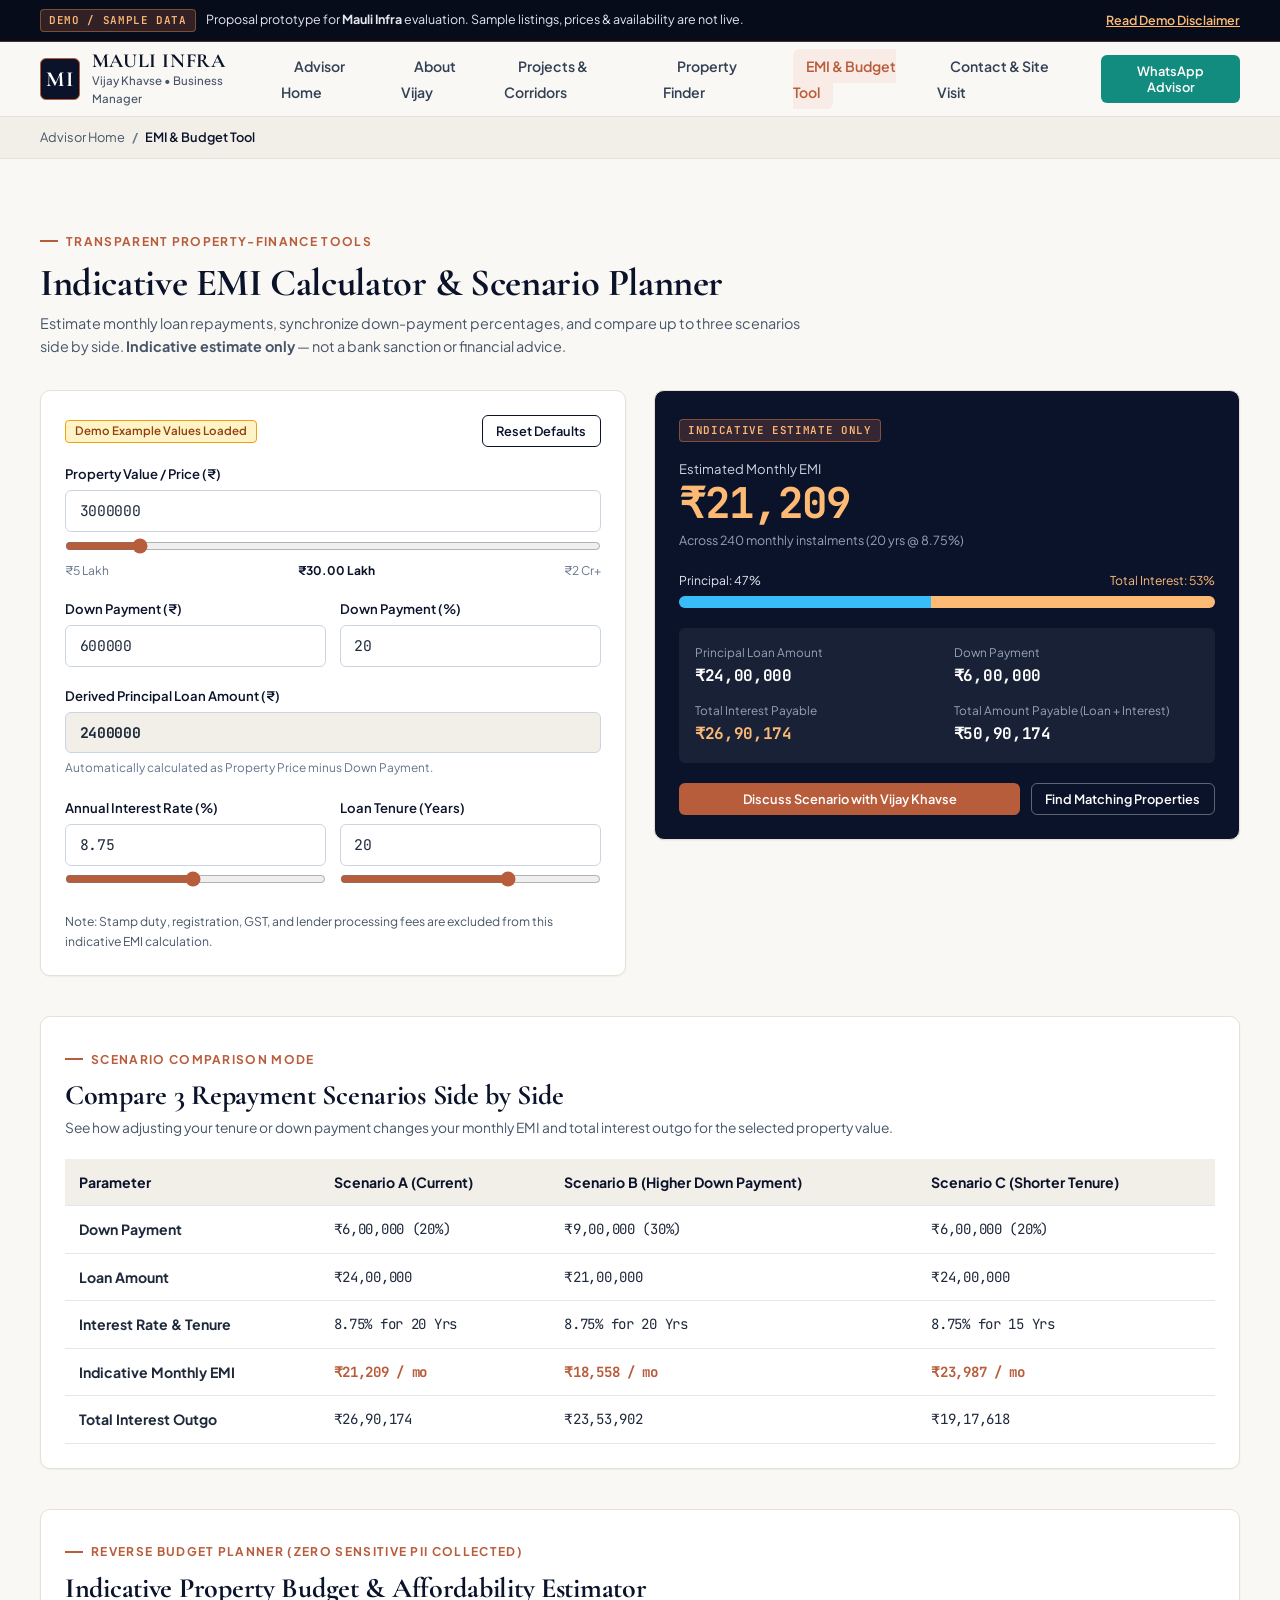
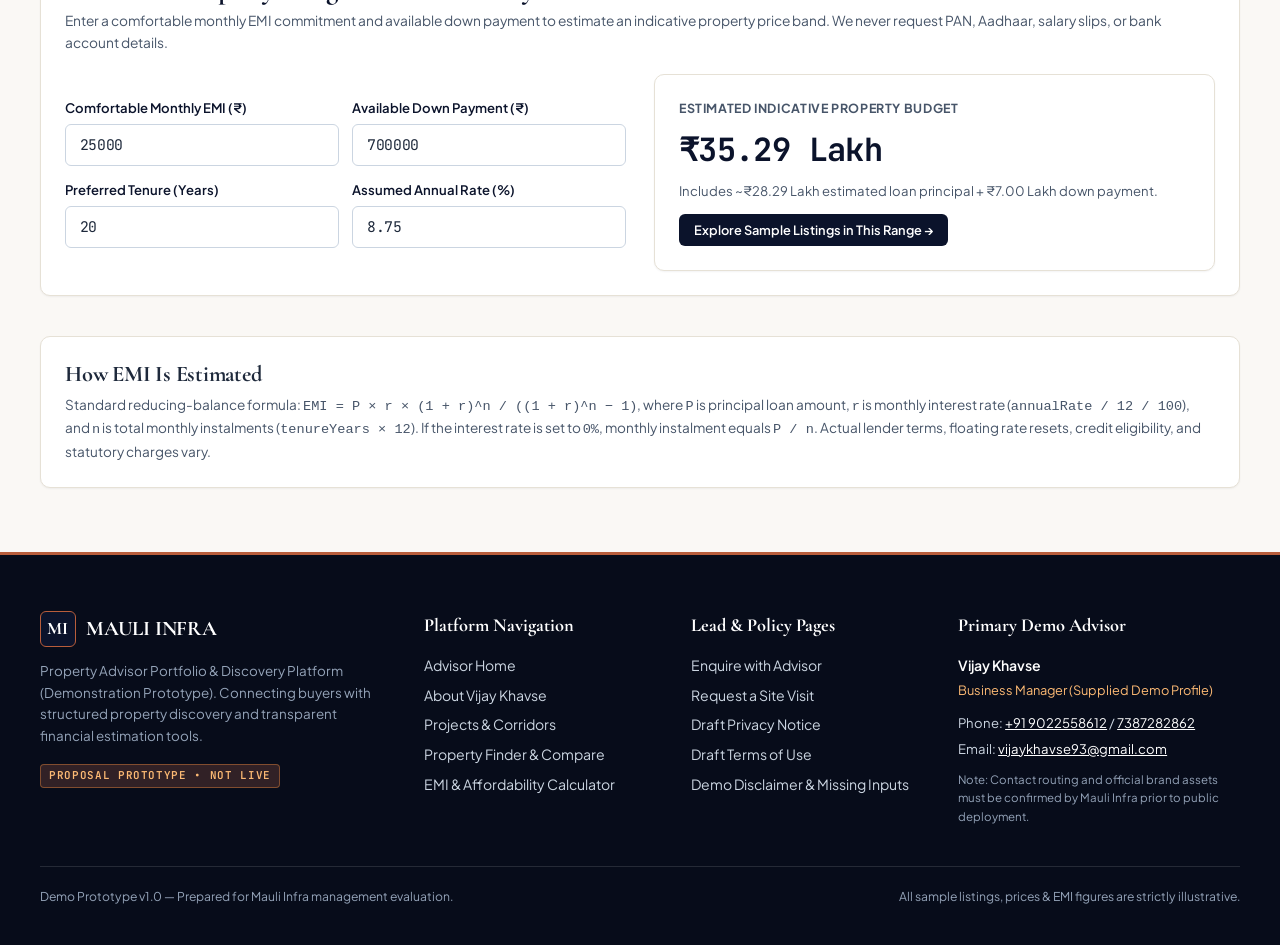
<file: emi-calculator.html>
<!DOCTYPE html>
<html lang="en">
<head>
  <meta charset="UTF-8" />
  <meta name="viewport" content="width=device-width, initial-scale=1.0" />
  <meta name="robots" content="noindex, nofollow" />
  <title>EMI Calculator & Affordability Estimator | Vijay Khavse — Mauli Infra Demo</title>
  <link rel="stylesheet" href="./styles.css" />
</head>
<body>
  <div id="global-header"></div>

  <main class="section">
    <div class="container">
      <div style="max-width:780px;margin-bottom:2rem;">
        <span class="eyebrow">Transparent Property-Finance Tools</span>
        <h1 class="serif-heading" style="font-size:2.4rem;color:var(--navy-900);margin-bottom:0.4rem;">
          Indicative EMI Calculator & Scenario Planner
        </h1>
        <p style="font-size:0.9rem;color:var(--slate-600);">
          Estimate monthly loan repayments, synchronize down-payment percentages, and compare up to three scenarios side by side. <strong>Indicative estimate only</strong> — not a bank sanction or financial advice.
        </p>
      </div>

      <!-- Context Banner if deep-linked from a property -->
      <div id="emi-property-context" class="card card-body" style="display:none;background:var(--copper-100);border-color:var(--copper-500);margin-bottom:1.5rem;padding:0.9rem 1.25rem;"></div>

      <div class="grid-2" style="align-items:start;margin-bottom:2.5rem;">
        <!-- Left Column: Calculator Inputs -->
        <section class="card card-body" aria-label="EMI Calculator Inputs">
          <div style="display:flex;justify-content:space-between;align-items:center;margin-bottom:1rem;">
            <span class="demo-badge-inline">Demo Example Values Loaded</span>
            <button type="button" id="emi-reset-btn" class="btn btn-outline btn-sm">Reset Defaults</button>
          </div>

          <div class="form-group">
            <label class="form-label" for="input-prop-price">Property Value / Price (₹)</label>
            <input type="number" id="input-prop-price" class="form-control mono-num" value="3000000" min="100000" max="500000000" step="50000" />
            <input type="range" id="slider-prop-price" class="range-slider" min="500000" max="20000000" step="100000" value="3000000" style="margin-top:0.4rem;" />
            <div style="display:flex;justify-content:space-between;font-size:0.75rem;color:var(--slate-500);">
              <span>₹5 Lakh</span>
              <span id="price-readable" style="font-weight:700;color:var(--navy-900);">₹30.00 Lakh</span>
              <span>₹2 Cr+</span>
            </div>
          </div>

          <div class="grid-2" style="gap:0.85rem;">
            <div class="form-group">
              <label class="form-label" for="input-dp-amount">Down Payment (₹)</label>
              <input type="number" id="input-dp-amount" class="form-control mono-num" value="600000" min="0" step="25000" />
            </div>
            <div class="form-group">
              <label class="form-label" for="input-dp-percent">Down Payment (%)</label>
              <input type="number" id="input-dp-percent" class="form-control mono-num" value="20" min="0" max="95" step="1" />
            </div>
          </div>
          <div id="dp-error" class="form-error" style="margin-top:-0.6rem;margin-bottom:0.85rem;">Down payment cannot be negative or exceed property price.</div>

          <div class="form-group">
            <label class="form-label" for="input-loan-amount">Derived Principal Loan Amount (₹)</label>
            <input type="number" id="input-loan-amount" class="form-control mono-num" value="2400000" readonly style="background:var(--bg-stone);font-weight:700;" />
            <span style="font-size:0.74rem;color:var(--slate-500);">Automatically calculated as Property Price minus Down Payment.</span>
          </div>

          <div class="grid-2" style="gap:0.85rem;">
            <div class="form-group">
              <label class="form-label" for="input-rate">Annual Interest Rate (%)</label>
              <input type="number" id="input-rate" class="form-control mono-num" value="8.75" min="0" max="25" step="0.05" />
              <input type="range" id="slider-rate" class="range-slider" min="0" max="18" step="0.1" value="8.75" style="margin-top:0.35rem;" />
            </div>
            <div class="form-group">
              <label class="form-label" for="input-tenure">Loan Tenure (Years)</label>
              <input type="number" id="input-tenure" class="form-control mono-num" value="20" min="1" max="30" step="1" />
              <input type="range" id="slider-tenure" class="range-slider" min="1" max="30" step="1" value="20" style="margin-top:0.35rem;" />
            </div>
          </div>
          <p style="font-size:0.76rem;color:var(--slate-600);">
            Note: Stamp duty, registration, GST, and lender processing fees are excluded from this indicative EMI calculation.
          </p>
        </section>

        <!-- Right Column: EMI Output & Breakdown -->
        <section class="card card-body" style="background:var(--navy-900);color:#FFFFFF;" aria-live="polite">
          <span class="demo-pill">INDICATIVE ESTIMATE ONLY</span>
          <div style="margin:1rem 0 1.25rem;">
            <div style="font-size:0.82rem;color:#CBD5E1;">Estimated Monthly EMI</div>
            <div id="out-emi" class="mono-num" style="font-size:2.65rem;font-weight:700;color:#FDBA74;line-height:1.15;">₹21,209</div>
            <div id="out-tenure-months" style="font-size:0.78rem;color:#94A3B8;margin-top:0.2rem;">Across 240 monthly instalments</div>
          </div>

          <!-- Visual Principal vs Interest Bar -->
          <div style="margin-bottom:1.25rem;">
            <div style="display:flex;justify-content:space-between;font-size:0.76rem;margin-bottom:0.35rem;">
              <span id="bar-label-principal" style="color:#E2E8F0;">Principal: 47%</span>
              <span id="bar-label-interest" style="color:#FDBA74;">Total Interest: 53%</span>
            </div>
            <div style="height:12px;background:rgba(255,255,255,0.12);border-radius:999px;overflow:hidden;display:flex;">
              <div id="bar-principal" style="width:47%;background:#38BDF8;height:100%;"></div>
              <div id="bar-interest" style="width:53%;background:#FDBA74;height:100%;"></div>
            </div>
          </div>

          <div style="display:grid;grid-template-columns:1fr 1fr;gap:0.85rem;background:rgba(255,255,255,0.06);padding:1rem;border-radius:var(--radius-sm);font-size:0.84rem;margin-bottom:1.25rem;">
            <div>
              <span style="color:#94A3B8;display:block;font-size:0.74rem;">Principal Loan Amount</span>
              <strong id="out-principal" class="mono-num" style="font-size:1rem;">₹24,00,000</strong>
            </div>
            <div>
              <span style="color:#94A3B8;display:block;font-size:0.74rem;">Down Payment</span>
              <strong id="out-dp" class="mono-num" style="font-size:1rem;">₹6,00,000</strong>
            </div>
            <div>
              <span style="color:#94A3B8;display:block;font-size:0.74rem;">Total Interest Payable</span>
              <strong id="out-interest" class="mono-num" style="font-size:1rem;color:#FDBA74;">₹26,90,192</strong>
            </div>
            <div>
              <span style="color:#94A3B8;display:block;font-size:0.74rem;">Total Amount Payable (Loan + Interest)</span>
              <strong id="out-total" class="mono-num" style="font-size:1rem;">₹50,90,192</strong>
            </div>
          </div>

          <div style="display:flex;flex-wrap:wrap;gap:0.65rem;">
            <a href="./contact.html" id="emi-enquire-cta" class="btn btn-copper btn-sm" style="flex:1;">Discuss Scenario with Vijay Khavse</a>
            <a href="./properties.html" class="btn btn-outline-light btn-sm">Find Matching Properties</a>
          </div>
        </section>
      </div>

      <!-- 3-Scenario Side-by-Side Comparison -->
      <section class="card card-body" style="margin-bottom:2.5rem;">
        <span class="eyebrow">Scenario Comparison Mode</span>
        <h2 class="serif-heading" style="font-size:1.75rem;color:var(--navy-900);margin-bottom:0.35rem;">
          Compare 3 Repayment Scenarios Side by Side
        </h2>
        <p style="font-size:0.86rem;color:var(--slate-600);margin-bottom:1.25rem;">
          See how adjusting your tenure or down payment changes your monthly EMI and total interest outgo for the selected property value.
        </p>
        <div style="overflow-x:auto;">
          <table class="data-table" id="scenario-comparison-table"></table>
        </div>
      </section>

      <!-- Page 7: Indicative Affordability / Budget Estimator -->
      <section class="card card-body section-stone" style="margin-bottom:2.5rem;">
        <span class="eyebrow">Reverse Budget Planner (Zero Sensitive PII Collected)</span>
        <h2 class="serif-heading" style="font-size:1.75rem;color:var(--navy-900);margin-bottom:0.35rem;">
          Indicative Property Budget & Affordability Estimator
        </h2>
        <p style="font-size:0.86rem;color:var(--slate-600);margin-bottom:1.25rem;">
          Enter a comfortable monthly EMI commitment and available down payment to estimate an indicative property price band. We never request PAN, Aadhaar, salary slips, or bank account details.
        </p>

        <div class="grid-2" style="align-items:center;">
          <div class="grid-2" style="gap:0.85rem;">
            <div class="form-group" style="margin-bottom:0;">
              <label class="form-label" for="aff-emi">Comfortable Monthly EMI (₹)</label>
              <input type="number" id="aff-emi" class="form-control mono-num" value="25000" min="5000" step="1000" />
            </div>
            <div class="form-group" style="margin-bottom:0;">
              <label class="form-label" for="aff-dp">Available Down Payment (₹)</label>
              <input type="number" id="aff-dp" class="form-control mono-num" value="700000" min="0" step="50000" />
            </div>
            <div class="form-group" style="margin-bottom:0;">
              <label class="form-label" for="aff-tenure">Preferred Tenure (Years)</label>
              <input type="number" id="aff-tenure" class="form-control mono-num" value="20" min="1" max="30" />
            </div>
            <div class="form-group" style="margin-bottom:0;">
              <label class="form-label" for="aff-rate">Assumed Annual Rate (%)</label>
              <input type="number" id="aff-rate" class="form-control mono-num" value="8.75" min="0" max="20" step="0.1" />
            </div>
          </div>

          <div class="card card-body" style="background:var(--bg-surface);">
            <div style="font-size:0.78rem;color:var(--slate-600);text-transform:uppercase;letter-spacing:0.05em;font-weight:700;">
              Estimated Indicative Property Budget
            </div>
            <div id="aff-budget-out" class="mono-num" style="font-size:2rem;font-weight:700;color:var(--navy-900);margin:0.3rem 0;">
              ₹35.29 Lakh
            </div>
            <div id="aff-loan-out" style="font-size:0.82rem;color:var(--slate-600);margin-bottom:0.85rem;">
              Includes ~₹28.29 Lakh estimated loan principal + ₹7.00 Lakh down payment.
            </div>
            <a href="./properties.html" class="btn btn-primary btn-sm">Explore Sample Listings in This Range →</a>
          </div>
        </div>
      </section>

      <!-- How EMI is Estimated -->
      <section class="card card-body">
        <h2 class="serif-heading" style="font-size:1.4rem;margin-bottom:0.4rem;">How EMI Is Estimated</h2>
        <p style="font-size:0.85rem;color:var(--slate-600);">
          Standard reducing-balance formula: <code>EMI = P × r × (1 + r)^n / ((1 + r)^n − 1)</code>, where <code>P</code> is principal loan amount, <code>r</code> is monthly interest rate (<code>annualRate / 12 / 100</code>), and <code>n</code> is total monthly instalments (<code>tenureYears × 12</code>). If the interest rate is set to <code>0%</code>, monthly instalment equals <code>P / n</code>. Actual lender terms, floating rate resets, credit eligibility, and statutory charges vary.
        </p>
      </section>
    </div>
  </main>

  <div id="global-footer"></div>

  <script src="./app.js"></script>
  <script>
    document.addEventListener("DOMContentLoaded", () => {
      initSharedLayout("emi", [{ label: "EMI & Budget Tool", href: "./emi-calculator.html" }]);

      const elPrice = document.getElementById("input-prop-price");
      const slPrice = document.getElementById("slider-prop-price");
      const elDpAmt = document.getElementById("input-dp-amount");
      const elDpPct = document.getElementById("input-dp-percent");
      const elLoan = document.getElementById("input-loan-amount");
      const elRate = document.getElementById("input-rate");
      const slRate = document.getElementById("slider-rate");
      const elTenure = document.getElementById("input-tenure");
      const slTenure = document.getElementById("slider-tenure");
      const dpError = document.getElementById("dp-error");

      // Check URL params for pre-filled property price
      const params = new URLSearchParams(window.location.search);
      if (params.get("price")) {
        const pVal = Number(params.get("price"));
        if (!isNaN(pVal) && pVal > 0) {
          elPrice.value = pVal;
          slPrice.value = Math.min(20000000, pVal);
          elDpAmt.value = Math.round(pVal * 0.2);
          elDpPct.value = 20;
        }
      }
      if (params.get("title")) {
        const ctx = document.getElementById("emi-property-context");
        ctx.style.display = "block";
        ctx.innerHTML = `<strong>Calculating Indicative EMI for Sample Property:</strong> ${params.get("title")} (${formatINRLakhCrore(elPrice.value)})`;
      }

      function syncAndCalculate(source) {
        let price = Math.max(0, Number(elPrice.value) || 0);
        if (source === "slider-price") {
          price = Number(slPrice.value);
          elPrice.value = price;
        } else {
          slPrice.value = Math.min(20000000, price);
        }

        document.getElementById("price-readable").textContent = formatINRLakhCrore(price);

        let dpAmt = Number(elDpAmt.value) || 0;
        let dpPct = Number(elDpPct.value) || 0;

        if (source === "dp-pct" || source === "price" || source === "slider-price") {
          dpPct = Math.min(100, Math.max(0, dpPct));
          dpAmt = Math.round((price * dpPct) / 100);
          elDpAmt.value = dpAmt;
        } else if (source === "dp-amt") {
          dpPct = price > 0 ? Number(((dpAmt / price) * 100).toFixed(1)) : 0;
          elDpPct.value = dpPct;
        }

        if (dpAmt < 0 || dpAmt > price) {
          dpError.style.display = "block";
          dpAmt = Math.max(0, Math.min(price, dpAmt));
        } else {
          dpError.style.display = "none";
        }

        const loan = Math.max(0, price - dpAmt);
        elLoan.value = loan;

        let rate = Number(elRate.value);
        if (source === "slider-rate") {
          rate = Number(slRate.value);
          elRate.value = rate;
        } else {
          slRate.value = rate;
        }

        let tenure = Number(elTenure.value);
        if (source === "slider-tenure") {
          tenure = Number(slTenure.value);
          elTenure.value = tenure;
        } else {
          slTenure.value = tenure;
        }

        const res = calculateEMI(loan, rate, tenure);

        document.getElementById("out-emi").textContent = formatINR(res.emi);
        document.getElementById("out-tenure-months").textContent = `Across ${res.months} monthly instalments (${tenure} yrs @ ${rate}%)`;
        document.getElementById("out-principal").textContent = formatINR(res.principal);
        document.getElementById("out-dp").textContent = formatINR(dpAmt);
        document.getElementById("out-interest").textContent = formatINR(res.totalInterest);
        document.getElementById("out-total").textContent = formatINR(res.totalPayable);

        const pRatio = res.totalPayable > 0 ? Math.round((res.principal / res.totalPayable) * 100) : 100;
        const iRatio = 100 - pRatio;
        document.getElementById("bar-principal").style.width = `${pRatio}%`;
        document.getElementById("bar-interest").style.width = `${iRatio}%`;
        document.getElementById("bar-label-principal").textContent = `Principal: ${pRatio}%`;
        document.getElementById("bar-label-interest").textContent = `Total Interest: ${iRatio}%`;

        renderScenarioComparison(price, dpPct, rate, tenure);
      }

      function renderScenarioComparison(price, baseDpPct, baseRate, baseTenure) {
        const scenarios = [
          {
            name: "Scenario A (Current)",
            dpPct: baseDpPct,
            rate: baseRate,
            tenure: baseTenure
          },
          {
            name: "Scenario B (Higher Down Payment)",
            dpPct: Math.min(90, baseDpPct + 10),
            rate: baseRate,
            tenure: baseTenure
          },
          {
            name: "Scenario C (Shorter Tenure)",
            dpPct: baseDpPct,
            rate: baseRate,
            tenure: Math.max(5, baseTenure - 5)
          }
        ];

        const computed = scenarios.map(s => {
          const dp = Math.round((price * s.dpPct) / 100);
          const loan = Math.max(0, price - dp);
          return { ...s, dp, loan, ...calculateEMI(loan, s.rate, s.tenure) };
        });

        document.getElementById("scenario-comparison-table").innerHTML = `
          <thead>
            <tr>
              <th>Parameter</th>
              ${computed.map(c => `<th>${c.name}</th>`).join("")}
            </tr>
          </thead>
          <tbody>
            <tr>
              <td><strong>Down Payment</strong></td>
              ${computed.map(c => `<td class="mono-num">${formatINR(c.dp)} (${c.dpPct}%)</td>`).join("")}
            </tr>
            <tr>
              <td><strong>Loan Amount</strong></td>
              ${computed.map(c => `<td class="mono-num">${formatINR(c.loan)}</td>`).join("")}
            </tr>
            <tr>
              <td><strong>Interest Rate & Tenure</strong></td>
              ${computed.map(c => `<td class="mono-num">${c.rate}% for ${c.tenure} Yrs</td>`).join("")}
            </tr>
            <tr>
              <td><strong>Indicative Monthly EMI</strong></td>
              ${computed.map(c => `<td class="mono-num" style="color:var(--copper-600);font-weight:700;">${formatINR(c.emi)} / mo</td>`).join("")}
            </tr>
            <tr>
              <td><strong>Total Interest Outgo</strong></td>
              ${computed.map(c => `<td class="mono-num">${formatINR(c.totalInterest)}</td>`).join("")}
            </tr>
          </tbody>
        `;
      }

      // Affordability Reverse Calculator
      function updateAffordability() {
        const targetEmi = Math.max(0, Number(document.getElementById("aff-emi").value) || 0);
        const dp = Math.max(0, Number(document.getElementById("aff-dp").value) || 0);
        const tenureYrs = Math.max(1, Number(document.getElementById("aff-tenure").value) || 20);
        const annualRate = Math.max(0, Number(document.getElementById("aff-rate").value) || 0);
        const n = tenureYrs * 12;

        let maxLoan = 0;
        if (annualRate === 0) {
          maxLoan = targetEmi * n;
        } else {
          const r = annualRate / 12 / 100;
          const factor = Math.pow(1 + r, n);
          maxLoan = (targetEmi * (factor - 1)) / (r * factor);
        }

        const totalBudget = Math.round(maxLoan + dp);
        document.getElementById("aff-budget-out").textContent = formatINRLakhCrore(totalBudget);
        document.getElementById("aff-loan-out").textContent = `Includes ~${formatINRLakhCrore(maxLoan)} estimated loan principal + ${formatINRLakhCrore(dp)} down payment.`;
      }

      elPrice.addEventListener("input", () => syncAndCalculate("price"));
      slPrice.addEventListener("input", () => syncAndCalculate("slider-price"));
      elDpAmt.addEventListener("input", () => syncAndCalculate("dp-amt"));
      elDpPct.addEventListener("input", () => syncAndCalculate("dp-pct"));
      elRate.addEventListener("input", () => syncAndCalculate("rate"));
      slRate.addEventListener("input", () => syncAndCalculate("slider-rate"));
      elTenure.addEventListener("input", () => syncAndCalculate("tenure"));
      slTenure.addEventListener("input", () => syncAndCalculate("slider-tenure"));

      document.getElementById("emi-reset-btn").addEventListener("click", () => {
        elPrice.value = 3000000;
        elDpPct.value = 20;
        elRate.value = 8.75;
        elTenure.value = 20;
        syncAndCalculate("price");
      });

      ["aff-emi", "aff-dp", "aff-tenure", "aff-rate"].forEach(id => {
        document.getElementById(id).addEventListener("input", updateAffordability);
      });

      syncAndCalculate("price");
      updateAffordability();
    });
  </script>
</body>
</html>
</file>
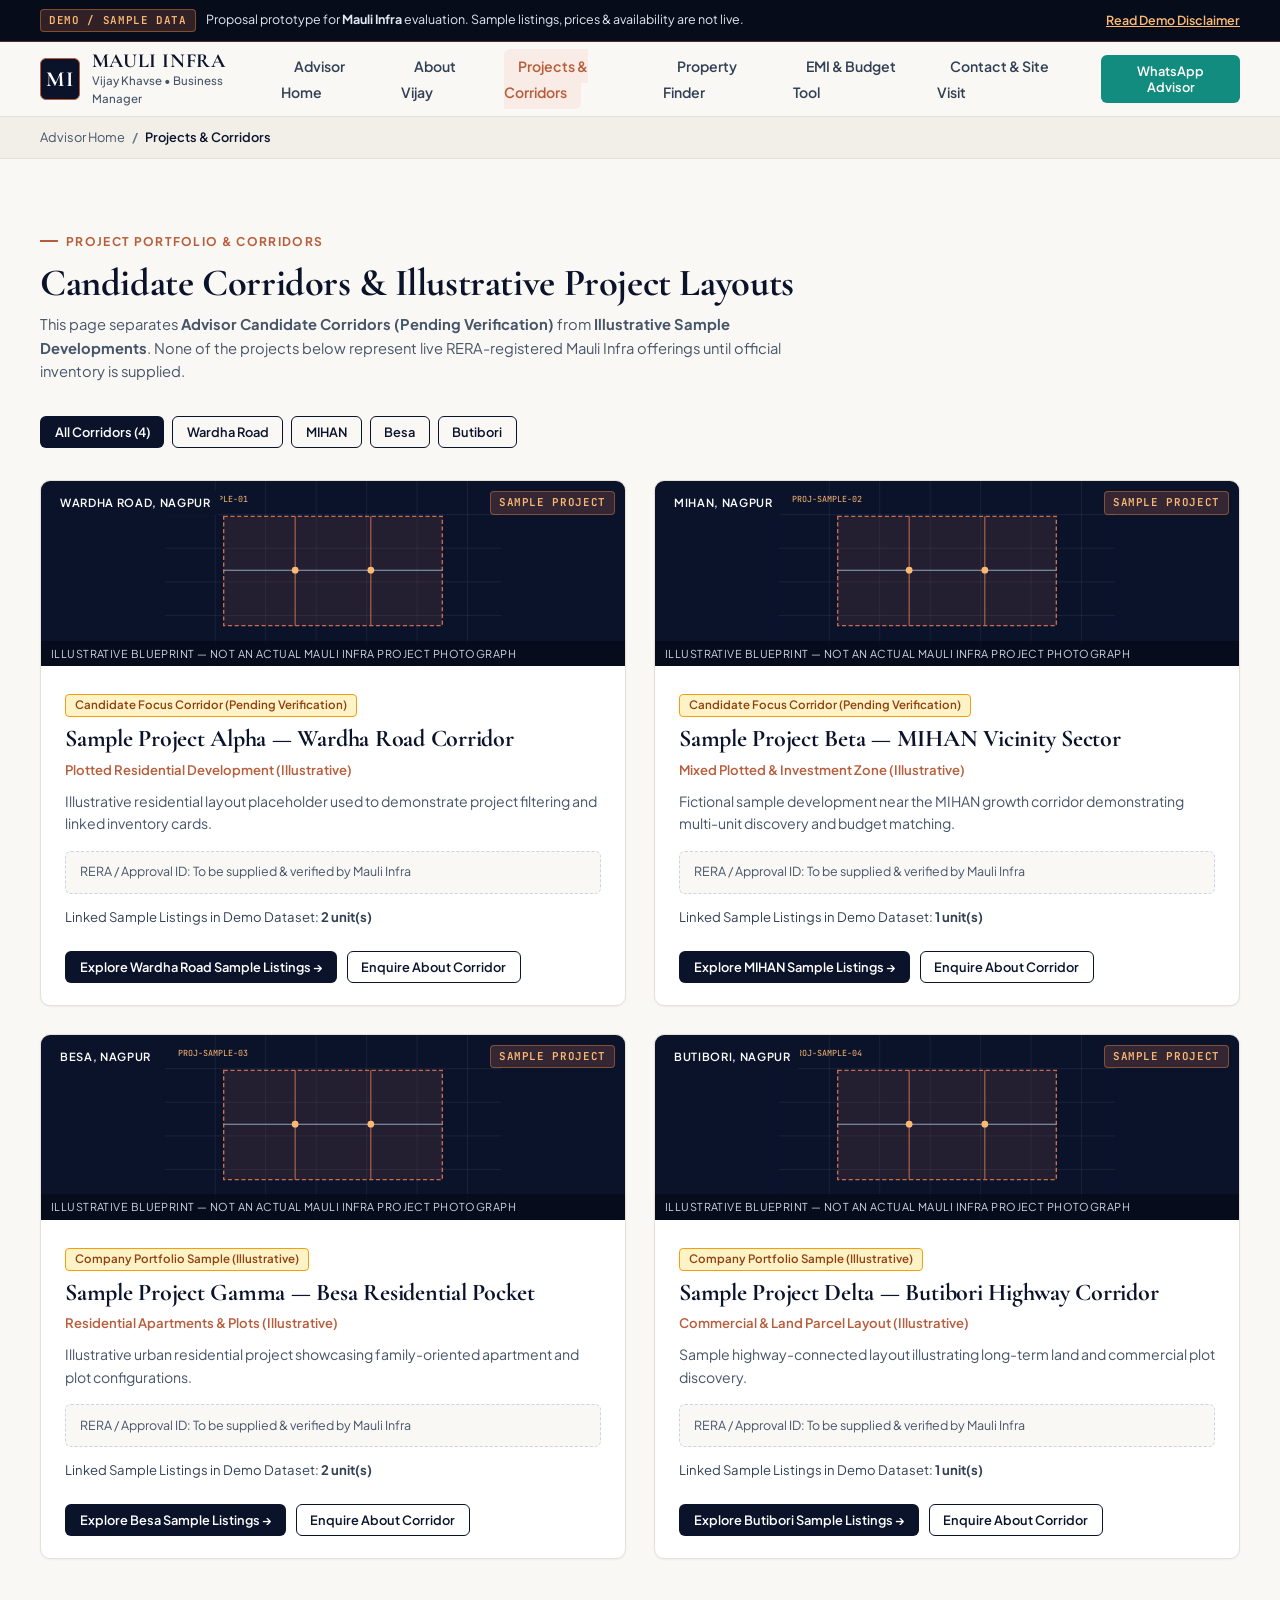
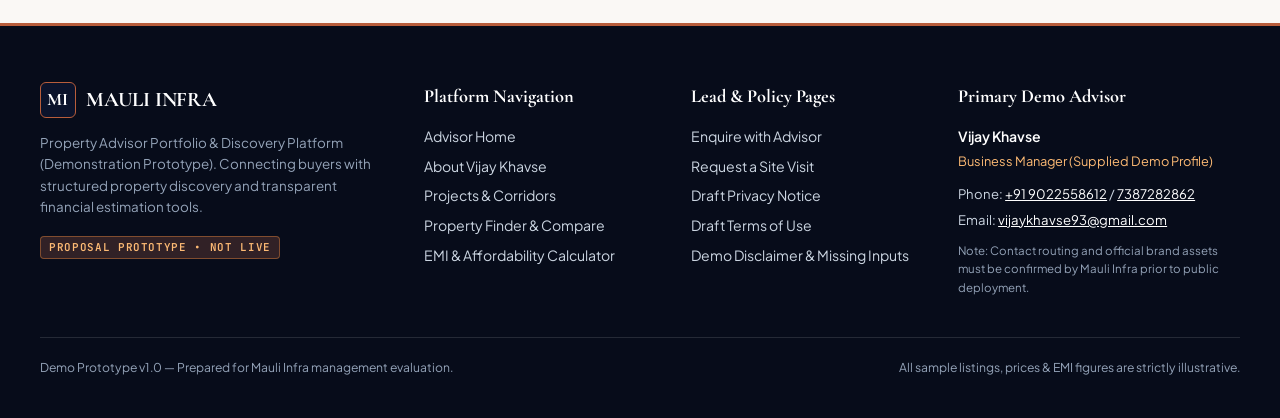
<file: projects.html>
<!DOCTYPE html>
<html lang="en">
<head>
  <meta charset="UTF-8" />
  <meta name="viewport" content="width=device-width, initial-scale=1.0" />
  <meta name="robots" content="noindex, nofollow" />
  <title>Projects & Corridors | Vijay Khavse — Mauli Infra Demo</title>
  <link rel="stylesheet" href="./styles.css" />
</head>
<body>
  <div id="global-header"></div>

  <main class="section">
    <div class="container">
      <div style="max-width:760px;margin-bottom:2rem;">
        <span class="eyebrow">Project Portfolio & Corridors</span>
        <h1 class="serif-heading" style="font-size:2.4rem;color:var(--navy-900);margin-bottom:0.5rem;">
          Candidate Corridors & Illustrative Project Layouts
        </h1>
        <p style="font-size:0.92rem;color:var(--slate-600);">
          This page separates <strong>Advisor Candidate Corridors (Pending Verification)</strong> from <strong>Illustrative Sample Developments</strong>. None of the projects below represent live RERA-registered Mauli Infra offerings until official inventory is supplied.
        </p>
      </div>

      <!-- Corridor Filter Tabs -->
      <div style="display:flex;flex-wrap:wrap;gap:0.5rem;margin-bottom:2rem;" role="tablist" aria-label="Filter projects by corridor">
        <button type="button" class="btn btn-primary btn-sm corridor-tab" data-corridor="all">All Corridors (4)</button>
        <button type="button" class="btn btn-outline btn-sm corridor-tab" data-corridor="Wardha Road">Wardha Road</button>
        <button type="button" class="btn btn-outline btn-sm corridor-tab" data-corridor="MIHAN">MIHAN</button>
        <button type="button" class="btn btn-outline btn-sm corridor-tab" data-corridor="Besa">Besa</button>
        <button type="button" class="btn btn-outline btn-sm corridor-tab" data-corridor="Butibori">Butibori</button>
      </div>

      <!-- Projects Grid -->
      <div class="grid-2" id="projects-grid"></div>
    </div>
  </main>

  <div id="global-footer"></div>

  <script src="./app.js"></script>
  <script>
    document.addEventListener("DOMContentLoaded", () => {
      initSharedLayout("projects", [{ label: "Projects & Corridors", href: "./projects.html" }]);

      const grid = document.getElementById("projects-grid");
      const tabs = document.querySelectorAll(".corridor-tab");

      function renderProjects(corridorFilter) {
        const list = corridorFilter === "all"
          ? DEMO_PROJECTS
          : DEMO_PROJECTS.filter(p => p.corridor === corridorFilter);

        grid.innerHTML = list.map(proj => {
          const linkedProps = DEMO_PROPERTIES.filter(item => item.projectId === proj.id);
          return `
            <article class="card card-hover" style="display:flex;flex-direction:column;justify-content:space-between;">
              <div>
                <div class="prop-media" style="height:185px;">
                  ${renderArchitecturalSVG("grid-layout", proj.id.toUpperCase())}
                  <div class="prop-media-overlay-top">
                    <span class="tag-type">${proj.corridor}, ${proj.city}</span>
                    <span class="demo-pill">SAMPLE PROJECT</span>
                  </div>
                  <div class="prop-media-caption">Illustrative blueprint — not an actual Mauli Infra project photograph</div>
                </div>
                <div class="card-body">
                  <div style="margin-bottom:0.5rem;">
                    <span class="demo-badge-inline">${proj.advisorRole}</span>
                  </div>
                  <h2 class="serif-heading" style="font-size:1.5rem;color:var(--navy-900);margin-bottom:0.35rem;">
                    ${proj.name}
                  </h2>
                  <p style="font-size:0.82rem;font-weight:600;color:var(--copper-600);margin-bottom:0.65rem;">
                    ${proj.category}
                  </p>
                  <p style="font-size:0.88rem;color:var(--slate-600);margin-bottom:1rem;">
                    ${proj.summary}
                  </p>
                  <div class="tbc-box" style="padding:0.65rem 0.85rem;font-size:0.78rem;margin-bottom:0.75rem;">
                    ${proj.reraNote}
                  </div>
                  <div style="font-size:0.82rem;color:var(--slate-700);">
                    Linked Sample Listings in Demo Dataset: <strong>${linkedProps.length} unit(s)</strong>
                  </div>
                </div>
              </div>
              <div style="padding:0 1.5rem 1.35rem;display:flex;flex-wrap:wrap;gap:0.6rem;">
                <a href="./properties.html?area=${encodeURIComponent(proj.corridor)}" class="btn btn-primary btn-sm">
                  Explore ${proj.corridor} Sample Listings →
                </a>
                <a href="./contact.html?property=${encodeURIComponent(proj.name)}" class="btn btn-outline btn-sm">
                  Enquire About Corridor
                </a>
              </div>
            </article>
          `;
        }).join("");
      }

      tabs.forEach(tab => {
        tab.addEventListener("click", () => {
          tabs.forEach(t => {
            t.classList.remove("btn-primary");
            t.classList.add("btn-outline");
          });
          tab.classList.remove("btn-outline");
          tab.classList.add("btn-primary");
          renderProjects(tab.dataset.corridor);
        });
      });

      renderProjects("all");
    });
  </script>
</body>
</html>
</file>
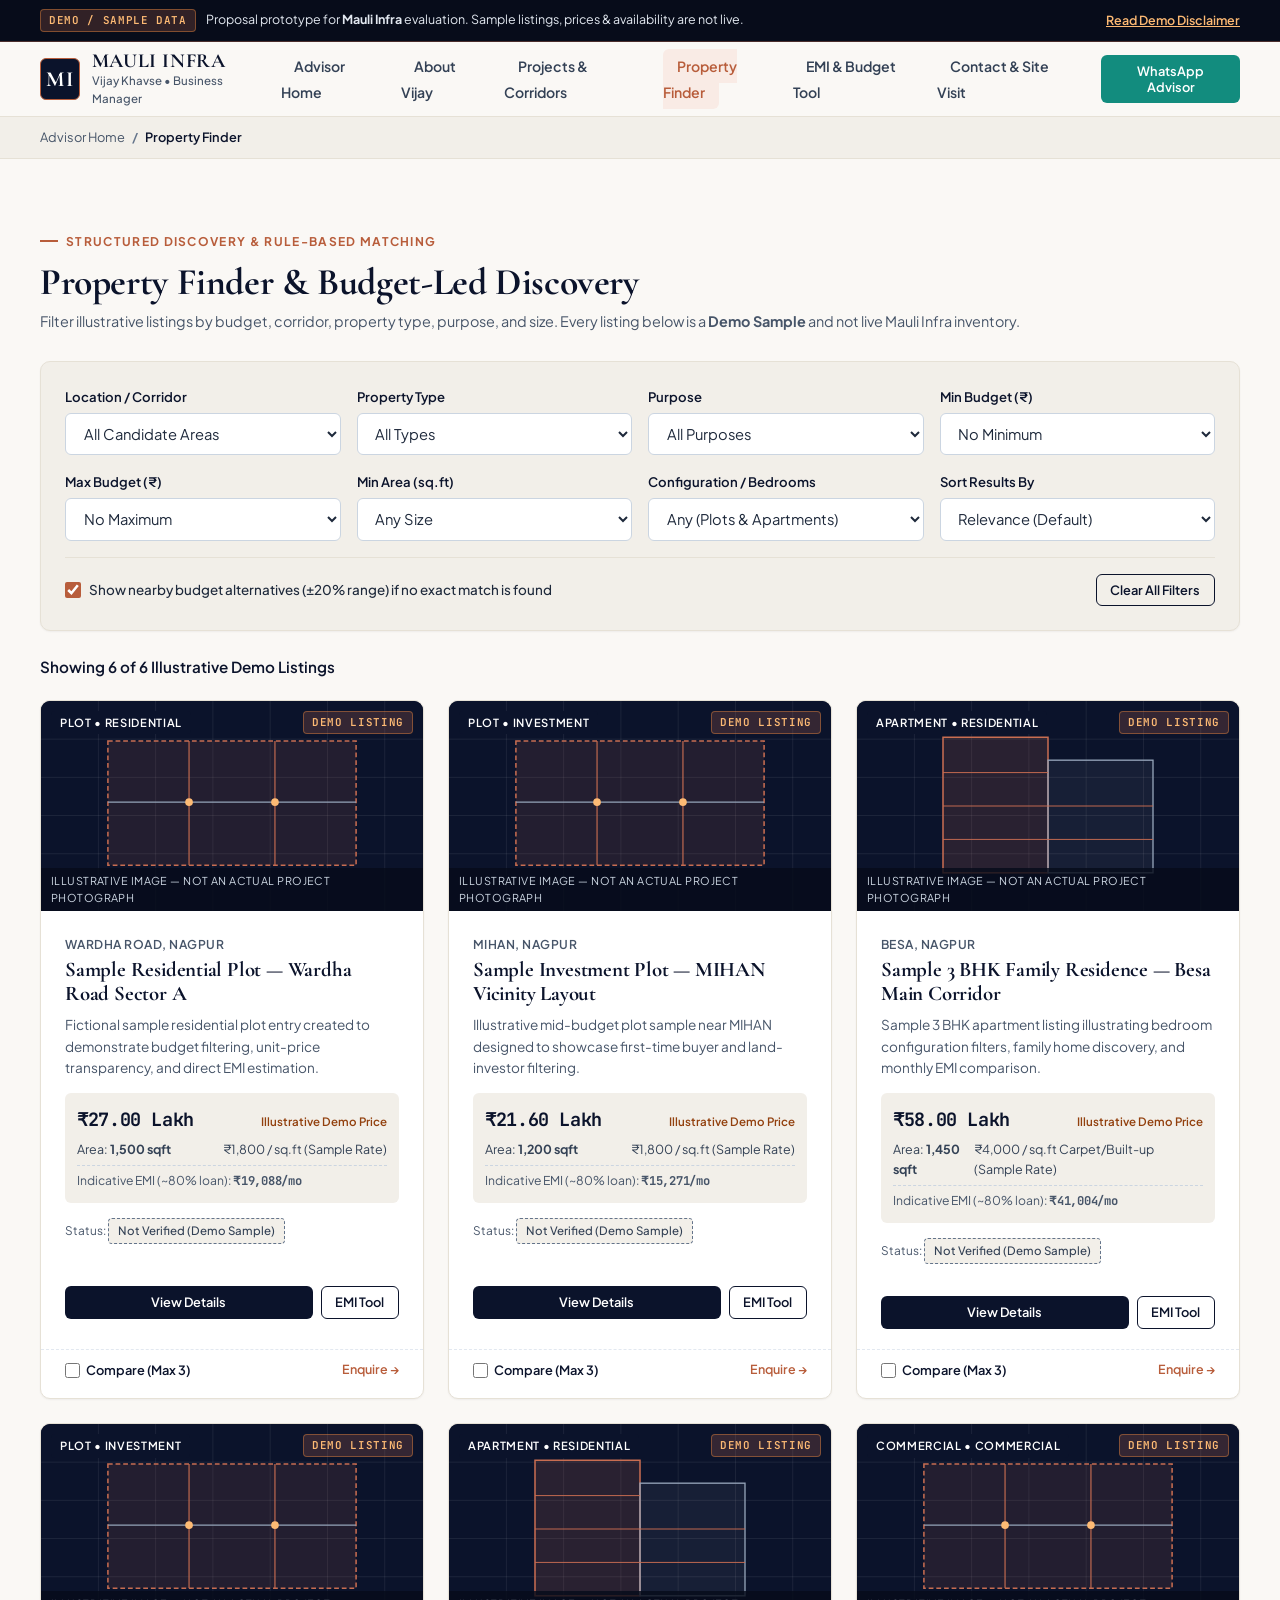
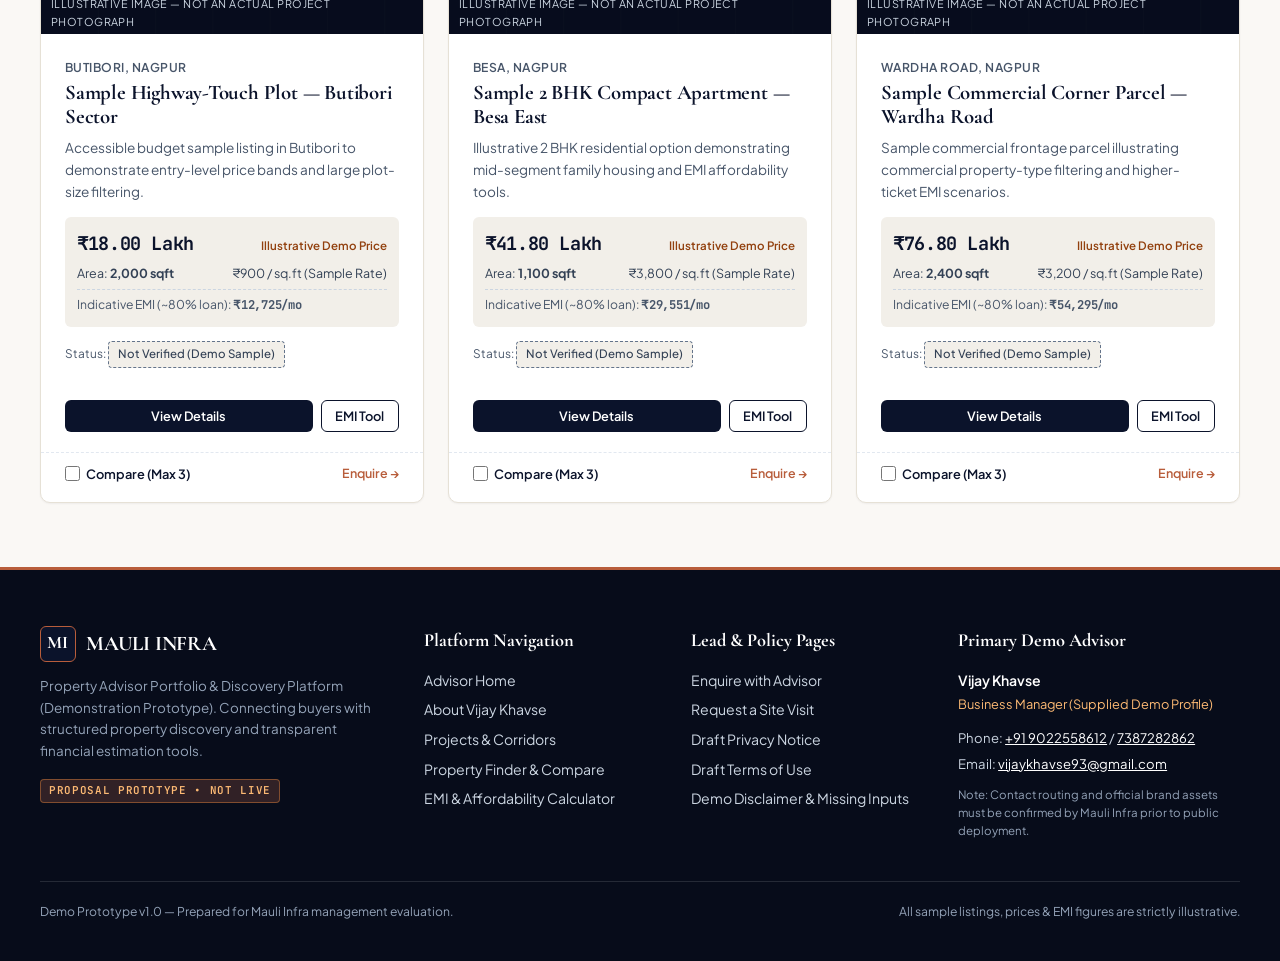
<file: properties.html>
<!DOCTYPE html>
<html lang="en">
<head>
  <meta charset="UTF-8" />
  <meta name="viewport" content="width=device-width, initial-scale=1.0" />
  <meta name="robots" content="noindex, nofollow" />
  <title>Property Finder & Comparison | Vijay Khavse — Mauli Infra Demo</title>
  <link rel="stylesheet" href="./styles.css" />
</head>
<body>
  <div id="global-header"></div>

  <main class="section">
    <div class="container">
      <div style="margin-bottom:1.75rem;">
        <span class="eyebrow">Structured Discovery & Rule-Based Matching</span>
        <h1 class="serif-heading" style="font-size:2.35rem;color:var(--navy-900);margin-bottom:0.35rem;">
          Property Finder & Budget-Led Discovery
        </h1>
        <p style="font-size:0.9rem;color:var(--slate-600);">
          Filter illustrative listings by budget, corridor, property type, purpose, and size. Every listing below is a <strong>Demo Sample</strong> and not live Mauli Infra inventory.
        </p>
      </div>

      <!-- Filter Panel -->
      <section class="card card-body" style="margin-bottom:1.5rem;background:var(--bg-stone);" aria-label="Property Search Filters">
        <div class="grid-4" style="gap:1rem;">
          <div class="form-group" style="margin-bottom:0;">
            <label class="form-label" for="filter-area">Location / Corridor</label>
            <select id="filter-area" class="form-control">
              <option value="all">All Candidate Areas</option>
              <option value="Wardha Road">Wardha Road</option>
              <option value="MIHAN">MIHAN</option>
              <option value="Besa">Besa</option>
              <option value="Butibori">Butibori</option>
            </select>
          </div>

          <div class="form-group" style="margin-bottom:0;">
            <label class="form-label" for="filter-type">Property Type</label>
            <select id="filter-type" class="form-control">
              <option value="all">All Types</option>
              <option value="plot">Residential / Investment Plot</option>
              <option value="apartment">Apartment / Flat</option>
              <option value="commercial">Commercial Parcel</option>
            </select>
          </div>

          <div class="form-group" style="margin-bottom:0;">
            <label class="form-label" for="filter-purpose">Purpose</label>
            <select id="filter-purpose" class="form-control">
              <option value="all">All Purposes</option>
              <option value="residential">Residential Use</option>
              <option value="investment">Land / Investment</option>
              <option value="commercial">Commercial</option>
            </select>
          </div>

          <div class="form-group" style="margin-bottom:0;">
            <label class="form-label" for="filter-min-budget">Min Budget (₹)</label>
            <select id="filter-min-budget" class="form-control">
              <option value="0">No Minimum</option>
              <option value="1500000">₹15 Lakh</option>
              <option value="2500000">₹25 Lakh</option>
              <option value="4000000">₹40 Lakh</option>
              <option value="5500000">₹55 Lakh</option>
            </select>
          </div>

          <div class="form-group" style="margin-bottom:0;">
            <label class="form-label" for="filter-max-budget">Max Budget (₹)</label>
            <select id="filter-max-budget" class="form-control">
              <option value="999999999">No Maximum</option>
              <option value="2200000">Up to ₹22 Lakh</option>
              <option value="3000000">Up to ₹30 Lakh</option>
              <option value="4500000">Up to ₹45 Lakh</option>
              <option value="6000000">Up to ₹60 Lakh</option>
              <option value="8500000">Up to ₹85 Lakh</option>
            </select>
          </div>

          <div class="form-group" style="margin-bottom:0;">
            <label class="form-label" for="filter-min-area">Min Area (sq.ft)</label>
            <select id="filter-min-area" class="form-control">
              <option value="0">Any Size</option>
              <option value="1000">1,000+ sq.ft</option>
              <option value="1400">1,400+ sq.ft</option>
              <option value="1800">1,800+ sq.ft</option>
            </select>
          </div>

          <div class="form-group" style="margin-bottom:0;">
            <label class="form-label" for="filter-bedrooms">Configuration / Bedrooms</label>
            <select id="filter-bedrooms" class="form-control">
              <option value="all">Any (Plots & Apartments)</option>
              <option value="plot-only">Plots / Land Only (N/A)</option>
              <option value="2">2 BHK Apartment</option>
              <option value="3">3 BHK Apartment</option>
            </select>
          </div>

          <div class="form-group" style="margin-bottom:0;">
            <label class="form-label" for="filter-sort">Sort Results By</label>
            <select id="filter-sort" class="form-control">
              <option value="relevance">Relevance (Default)</option>
              <option value="price-asc">Indicative Price: Low to High</option>
              <option value="price-desc">Indicative Price: High to Low</option>
              <option value="area-desc">Area: Largest First</option>
            </select>
          </div>
        </div>

        <div style="margin-top:1rem;padding-top:1rem;border-top:1px solid var(--bg-stone-dark);display:flex;flex-wrap:wrap;align-items:center;justify-content:space-between;gap:0.75rem;">
          <label style="display:inline-flex;align-items:center;gap:8px;font-size:0.84rem;font-weight:500;cursor:pointer;">
            <input type="checkbox" id="toggle-near-budget" checked style="width:16px;height:16px;accent-color:var(--copper-600);" />
            Show nearby budget alternatives (±20% range) if no exact match is found
          </label>
          <button type="button" id="btn-clear-filters" class="btn btn-outline btn-sm">Clear All Filters</button>
        </div>
      </section>

      <!-- Active Chips & Count Bar -->
      <div style="display:flex;flex-wrap:wrap;align-items:center;justify-content:space-between;gap:0.75rem;margin-bottom:1.25rem;">
        <div id="result-count-banner" style="font-size:0.95rem;font-weight:600;color:var(--navy-900);"></div>
        <div id="active-filter-chips" style="display:flex;flex-wrap:wrap;gap:0.45rem;"></div>
      </div>

      <!-- Listings Grid -->
      <div class="grid-3" id="finder-results-grid"></div>

      <!-- Empty / Near-Budget Fallback State -->
      <div id="finder-empty-state" class="card card-body" style="display:none;text-align:center;padding:2.5rem 1.5rem;margin-top:1rem;">
        <h2 class="serif-heading" style="font-size:1.75rem;color:var(--navy-900);margin-bottom:0.4rem;">
          No Exact Sample Listing Matches Your Selected Filters
        </h2>
        <p style="font-size:0.9rem;color:var(--slate-600);max-width:560px;margin:0 auto 1.25rem;">
          Remember that this demonstration prototype contains only 6 illustrative listings. You can reset your filters or share your exact budget and location criteria with Vijay Khavse.
        </p>
        <div style="display:flex;justify-content:center;gap:0.75rem;flex-wrap:wrap;">
          <button type="button" id="empty-reset-btn" class="btn btn-primary btn-sm">Reset All Filters</button>
          <a href="./contact.html" class="btn btn-copper btn-sm">Send Custom Requirement to Advisor</a>
        </div>
        <div id="nearby-budget-section" style="margin-top:2rem;text-align:left;display:none;">
          <h3 class="serif-heading" style="font-size:1.4rem;color:var(--navy-900);margin-bottom:0.75rem;">
            Nearby Budget / Corridor Alternatives (Rule-Based Demo Matches)
          </h3>
          <div class="grid-3" id="nearby-results-grid"></div>
        </div>
      </div>
    </div>
  </main>

  <!-- Floating Comparison Bar -->
  <div class="compare-tray" id="compare-tray" role="region" aria-label="Property Comparison Tray">
    <div>
      <span class="demo-pill">COMPARE MODE</span>
      <span id="compare-tray-text" style="margin-left:8px;font-size:0.88rem;font-weight:600;">0 of 3 sample properties selected</span>
    </div>
    <div style="display:flex;gap:0.5rem;">
      <button type="button" id="btn-open-compare" class="btn btn-copper btn-sm">Compare Selected</button>
      <button type="button" id="btn-clear-compare" class="btn btn-outline-light btn-sm">Clear</button>
    </div>
  </div>

  <!-- Comparison Modal -->
  <div class="modal-backdrop" id="compare-modal" role="dialog" aria-modal="true" aria-labelledby="compare-modal-title">
    <div class="modal-panel">
      <div style="padding:1.25rem 1.5rem;background:var(--navy-900);color:#FFFFFF;display:flex;justify-content:space-between;align-items:center;">
        <div>
          <span class="demo-pill">SIDE-BY-SIDE DEMO COMPARISON</span>
          <h2 id="compare-modal-title" class="serif-heading" style="font-size:1.5rem;margin-top:0.2rem;">Sample Property Comparison</h2>
        </div>
        <button type="button" id="btn-close-compare" class="btn btn-outline-light btn-sm">Close ✕</button>
      </div>
      <div style="padding:1.5rem;overflow-x:auto;" id="compare-table-container"></div>
    </div>
  </div>

  <div id="global-footer"></div>

  <script src="./app.js"></script>
  <script>
    document.addEventListener("DOMContentLoaded", () => {
      initSharedLayout("properties", [{ label: "Property Finder", href: "./properties.html" }]);

      const elArea = document.getElementById("filter-area");
      const elType = document.getElementById("filter-type");
      const elPurpose = document.getElementById("filter-purpose");
      const elMinBudget = document.getElementById("filter-min-budget");
      const elMaxBudget = document.getElementById("filter-max-budget");
      const elMinArea = document.getElementById("filter-min-area");
      const elBedrooms = document.getElementById("filter-bedrooms");
      const elSort = document.getElementById("filter-sort");
      const elNearToggle = document.getElementById("toggle-near-budget");

      const resultsGrid = document.getElementById("finder-results-grid");
      const countBanner = document.getElementById("result-count-banner");
      const chipsWrap = document.getElementById("active-filter-chips");
      const emptyState = document.getElementById("finder-empty-state");
      const nearbySection = document.getElementById("nearby-budget-section");
      const nearbyGrid = document.getElementById("nearby-results-grid");

      let compareSet = new Set();

      // Hydrate from URL query params if navigated from Projects page
      const params = new URLSearchParams(window.location.search);
      if (params.get("area")) elArea.value = params.get("area");
      if (params.get("type")) elType.value = params.get("type");

      function getRuleMatchReasons(prop, minB, maxB, areaVal, typeVal) {
        const reasons = [];
        if (minB > 0 || maxB < 999999999) reasons.push("Budget Match");
        if (areaVal !== "all" && prop.location.area === areaVal) reasons.push("Location Match");
        if (typeVal !== "all" && prop.propertyType === typeVal) reasons.push("Property-Type Match");
        return reasons;
      }

      function renderCardWithCompare(prop, reasons) {
        const baseCard = renderPropertyCard(prop, reasons);
        const isSelected = compareSet.has(prop.id);
        const compareBtnHtml = `
          <div style="padding:0 1.5rem 1.1rem;border-top:1px dashed var(--slate-200);padding-top:0.65rem;display:flex;justify-content:space-between;align-items:center;">
            <label style="font-size:0.8rem;font-weight:600;color:var(--navy-900);display:inline-flex;align-items:center;gap:6px;cursor:pointer;">
              <input type="checkbox" class="compare-checkbox" data-id="${prop.id}" ${isSelected ? "checked" : ""} style="width:15px;height:15px;accent-color:var(--copper-600);" />
              Compare (Max 3)
            </label>
            <a href="./contact.html?property=${encodeURIComponent(prop.title)}" style="font-size:0.78rem;color:var(--copper-600);font-weight:600;">Enquire →</a>
          </div>
        </article>`;
        return baseCard.replace(/<\/article>\s*$/, compareBtnHtml);
      }

      function applyFilters() {
        const areaVal = elArea.value;
        const typeVal = elType.value;
        const purposeVal = elPurpose.value;
        const minB = Number(elMinBudget.value);
        const maxB = Number(elMaxBudget.value);
        const minArea = Number(elMinArea.value);
        const bedVal = elBedrooms.value;
        const sortVal = elSort.value;

        let filtered = DEMO_PROPERTIES.filter(p => {
          if (areaVal !== "all" && p.location.area !== areaVal) return false;
          if (typeVal !== "all" && p.propertyType !== typeVal) return false;
          if (purposeVal !== "all" && p.purpose !== purposeVal) return false;
          if (p.price < minB || p.price > maxB) return false;
          if (p.areaValue < minArea) return false;
          if (bedVal === "plot-only" && p.bedrooms !== null) return false;
          if ((bedVal === "2" || bedVal === "3") && p.bedrooms !== Number(bedVal)) return false;
          return true;
        });

        if (sortVal === "price-asc") filtered.sort((a, b) => a.price - b.price);
        if (sortVal === "price-desc") filtered.sort((a, b) => b.price - a.price);
        if (sortVal === "area-desc") filtered.sort((a, b) => b.areaValue - a.areaValue);

        renderActiveChips(areaVal, typeVal, purposeVal, minB, maxB, minArea, bedVal);

        countBanner.textContent = `Showing ${filtered.length} of ${DEMO_PROPERTIES.length} Illustrative Demo Listings`;

        if (filtered.length > 0) {
          resultsGrid.style.display = "grid";
          emptyState.style.display = "none";
          resultsGrid.innerHTML = filtered
            .map(p => renderCardWithCompare(p, getRuleMatchReasons(p, minB, maxB, areaVal, typeVal)))
            .join("");
        } else {
          resultsGrid.style.display = "none";
          emptyState.style.display = "block";

          if (elNearToggle.checked) {
            const flexMin = minB * 0.8;
            const flexMax = maxB === 999999999 ? 999999999 : maxB * 1.25;
            const nearby = DEMO_PROPERTIES.filter(p => p.price >= flexMin && p.price <= flexMax).slice(0, 3);
            if (nearby.length > 0) {
              nearbySection.style.display = "block";
              nearbyGrid.innerHTML = nearby
                .map(p => renderCardWithCompare(p, ["Near-Budget Alternative"]))
                .join("");
            } else {
              nearbySection.style.display = "none";
            }
          } else {
            nearbySection.style.display = "none";
          }
        }

        bindCompareCheckboxes();
      }

      function renderActiveChips(areaVal, typeVal, purposeVal, minB, maxB, minArea, bedVal) {
        const chips = [];
        if (areaVal !== "all") chips.push({ label: `Area: ${areaVal}`, reset: () => { elArea.value = "all"; } });
        if (typeVal !== "all") chips.push({ label: `Type: ${typeVal}`, reset: () => { elType.value = "all"; } });
        if (purposeVal !== "all") chips.push({ label: `Purpose: ${purposeVal}`, reset: () => { elPurpose.value = "all"; } });
        if (minB > 0) chips.push({ label: `Min: ${formatINRLakhCrore(minB)}`, reset: () => { elMinBudget.value = "0"; } });
        if (maxB < 999999999) chips.push({ label: `Max: ${formatINRLakhCrore(maxB)}`, reset: () => { elMaxBudget.value = "999999999"; } });
        if (minArea > 0) chips.push({ label: `${minArea}+ sq.ft`, reset: () => { elMinArea.value = "0"; } });
        if (bedVal !== "all") chips.push({ label: `Config: ${bedVal}`, reset: () => { elBedrooms.value = "all"; } });

        chipsWrap.innerHTML = chips.map((c, i) => `
          <span class="chip">${c.label} <button type="button" data-chip-idx="${i}" aria-label="Remove ${c.label} filter">✕</button></span>
        `).join("");

        chipsWrap.querySelectorAll("button").forEach(btn => {
          btn.addEventListener("click", () => {
            const idx = Number(btn.dataset.chipIdx);
            chips[idx].reset();
            applyFilters();
          });
        });
      }

      function resetAllFilters() {
        elArea.value = "all";
        elType.value = "all";
        elPurpose.value = "all";
        elMinBudget.value = "0";
        elMaxBudget.value = "999999999";
        elMinArea.value = "0";
        elBedrooms.value = "all";
        elSort.value = "relevance";
        applyFilters();
      }

      function bindCompareCheckboxes() {
        document.querySelectorAll(".compare-checkbox").forEach(cb => {
          cb.addEventListener("change", () => {
            const id = cb.dataset.id;
            if (cb.checked) {
              if (compareSet.size >= 3) {
                cb.checked = false;
                alert("You can compare up to 3 sample properties at a time.");
                return;
              }
              compareSet.add(id);
            } else {
              compareSet.delete(id);
            }
            updateCompareTray();
          });
        });
      }

      function updateCompareTray() {
        const tray = document.getElementById("compare-tray");
        const txt = document.getElementById("compare-tray-text");
        if (compareSet.size > 0) {
          tray.classList.add("visible");
          txt.textContent = `${compareSet.size} of 3 sample properties selected for side-by-side comparison`;
        } else {
          tray.classList.remove("visible");
        }
      }

      function renderCompareModal() {
        const items = DEMO_PROPERTIES.filter(p => compareSet.has(p.id));
        const container = document.getElementById("compare-table-container");
        if (items.length === 0) {
          container.innerHTML = `<p>Select at least 1 property to inspect side-by-side attributes.</p>`;
          return;
        }

        container.innerHTML = `
          <p style="font-size:0.82rem;color:var(--slate-600);margin-bottom:1rem;">
            Neutral attribute comparison based on illustrative sample data. No property is ranked "best" without buyer criteria.
          </p>
          <table class="data-table">
            <thead>
              <tr>
                <th>Attribute</th>
                ${items.map(p => `<th>${p.title} <div style="margin-top:4px;"><span class="demo-pill">DEMO</span></div></th>`).join("")}
              </tr>
            </thead>
            <tbody>
              <tr>
                <td><strong>Indicative Price</strong></td>
                ${items.map(p => `<td class="mono-num"><strong>${formatINRLakhCrore(p.price)}</strong><br/><span style="font-size:0.75rem;color:var(--amber-text);">Illustrative only</span></td>`).join("")}
              </tr>
              <tr>
                <td><strong>Corridor / Area</strong></td>
                ${items.map(p => `<td>${p.location.area}, ${p.location.city}</td>`).join("")}
              </tr>
              <tr>
                <td><strong>Property Type & Purpose</strong></td>
                ${items.map(p => `<td style="text-transform:capitalize;">${p.propertyType} (${p.purpose})</td>`).join("")}
              </tr>
              <tr>
                <td><strong>Area & Unit Rate</strong></td>
                ${items.map(p => `<td>${p.areaValue.toLocaleString("en-IN")} ${p.areaUnit}<br/><span style="font-size:0.78rem;color:var(--slate-600);">${p.unitPriceLabel}</span></td>`).join("")}
              </tr>
              <tr>
                <td><strong>Indicative EMI (80% Loan, 8.75%, 20 Yrs)</strong></td>
                ${items.map(p => `<td class="mono-num">${formatINR(calculateEMI(p.price * 0.8, 8.75, 20).emi)} / month</td>`).join("")}
              </tr>
              <tr>
                <td><strong>Illustrative Features</strong></td>
                ${items.map(p => `<td style="font-size:0.8rem;">${p.features.join("<br/>• ")}</td>`).join("")}
              </tr>
              <tr>
                <td><strong>Action</strong></td>
                ${items.map(p => `
                  <td>
                    <a href="./property-detail.html?slug=${p.slug}" class="btn btn-primary btn-sm">Inspect</a>
                    <button type="button" class="btn btn-outline btn-sm remove-cmp-btn" data-id="${p.id}">Remove</button>
                  </td>
                `).join("")}
              </tr>
            </tbody>
          </table>
        `;

        container.querySelectorAll(".remove-cmp-btn").forEach(btn => {
          btn.addEventListener("click", () => {
            compareSet.delete(btn.dataset.id);
            updateCompareTray();
            applyFilters();
            if (compareSet.size === 0) {
              document.getElementById("compare-modal").classList.remove("open");
            } else {
              renderCompareModal();
            }
          });
        });
      }

      [elArea, elType, elPurpose, elMinBudget, elMaxBudget, elMinArea, elBedrooms, elSort, elNearToggle].forEach(el => {
        el.addEventListener("change", applyFilters);
      });

      document.getElementById("btn-clear-filters").addEventListener("click", resetAllFilters);
      document.getElementById("empty-reset-btn").addEventListener("click", resetAllFilters);

      document.getElementById("btn-open-compare").addEventListener("click", () => {
        renderCompareModal();
        document.getElementById("compare-modal").classList.add("open");
      });

      document.getElementById("btn-close-compare").addEventListener("click", () => {
        document.getElementById("compare-modal").classList.remove("open");
      });

      document.getElementById("btn-clear-compare").addEventListener("click", () => {
        compareSet.clear();
        updateCompareTray();
        applyFilters();
      });

      applyFilters();
    });
  </script>
</body>
</html>
</file>
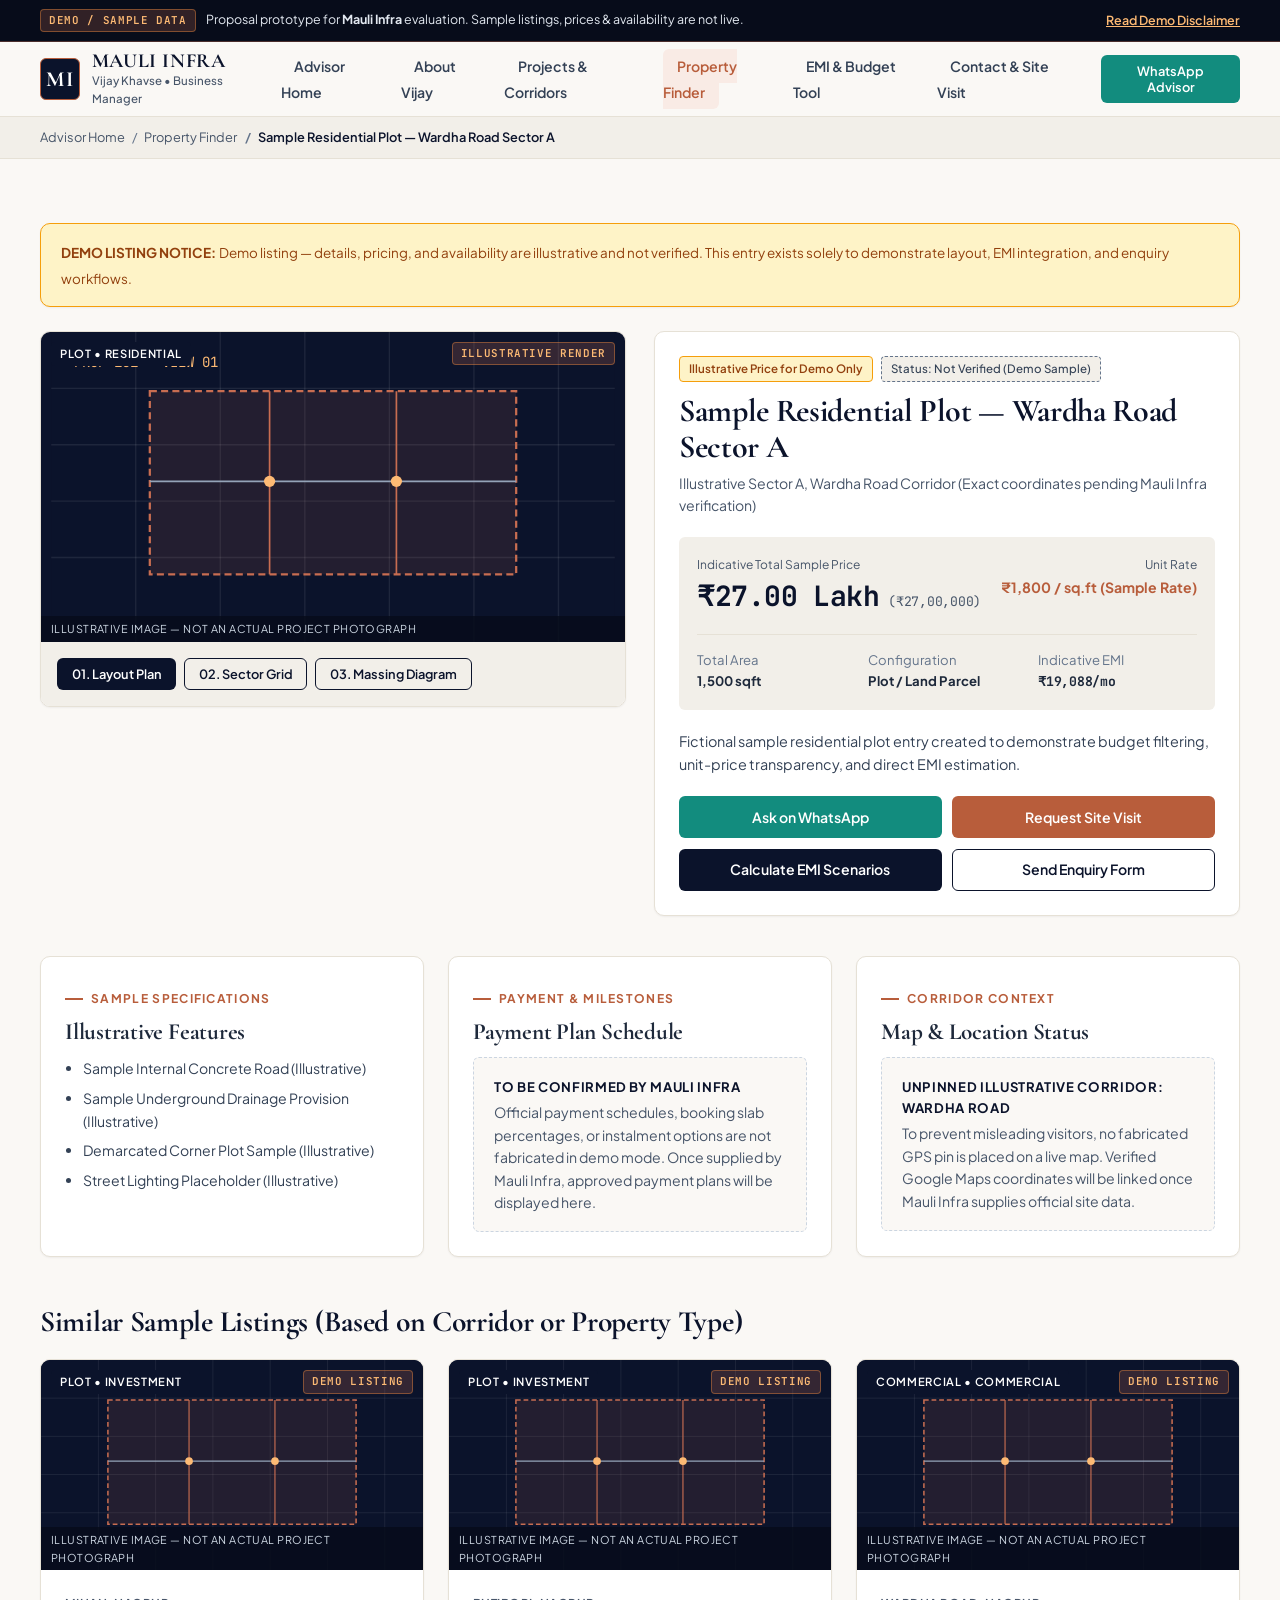
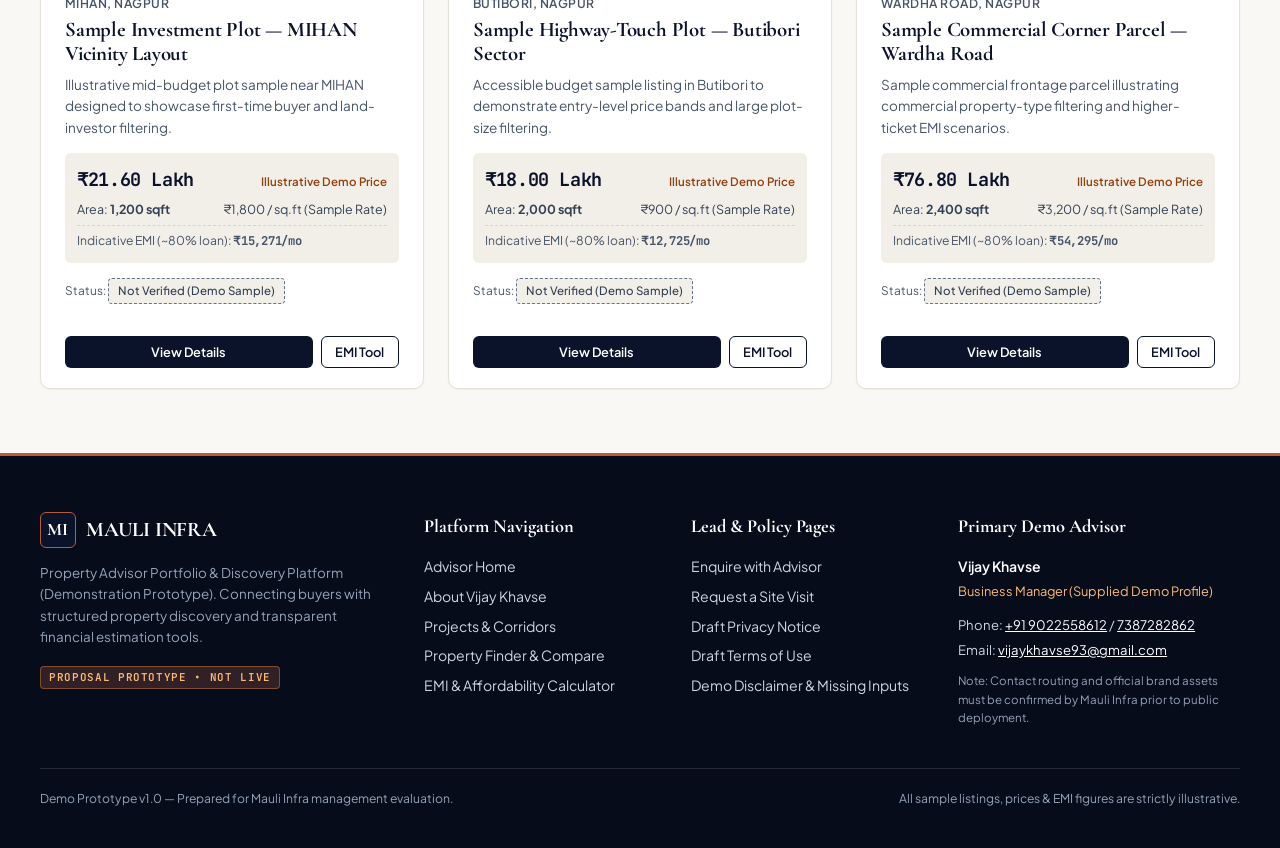
<file: property-detail.html>
<!DOCTYPE html>
<html lang="en">
<head>
  <meta charset="UTF-8" />
  <meta name="viewport" content="width=device-width, initial-scale=1.0" />
  <meta name="robots" content="noindex, nofollow" />
  <title>Sample Property Details | Vijay Khavse — Mauli Infra Demo</title>
  <link rel="stylesheet" href="./styles.css" />
</head>
<body>
  <div id="global-header"></div>

  <main class="section">
    <div class="container" id="property-detail-mount"></div>
  </main>

  <div id="global-footer"></div>

  <script src="./app.js"></script>
  <script>
    document.addEventListener("DOMContentLoaded", () => {
      const params = new URLSearchParams(window.location.search);
      const slug = params.get("slug");
      const prop = DEMO_PROPERTIES.find(p => p.slug === slug) || DEMO_PROPERTIES[0];

      document.title = `${prop.title} (Demo Sample) | Mauli Infra Portfolio`;

      initSharedLayout("properties", [
        { label: "Property Finder", href: "./properties.html" },
        { label: prop.title, href: `./property-detail.html?slug=${prop.slug}` }
      ]);

      const estLoan = Math.round(prop.price * 0.8);
      const emiInfo = calculateEMI(estLoan, 8.75, 20);
      const similarProps = DEMO_PROPERTIES.filter(p => p.id !== prop.id && (p.location.area === prop.location.area || p.propertyType === prop.propertyType)).slice(0, 3);

      const waMsg = `Hello Vijay Khavse, I am viewing the demo sample listing "${prop.title}" (${formatINRLakhCrore(prop.price)}) on your Mauli Infra portfolio and would like to discuss similar verified options.`;

      const mount = document.getElementById("property-detail-mount");
      mount.innerHTML = `
        <!-- Persistent Demo Disclaimer Banner -->
        <div class="card card-body" style="background:var(--amber-bg);border-color:var(--amber-border);margin-bottom:1.5rem;padding:0.95rem 1.25rem;">
          <strong style="color:var(--amber-text);font-size:0.85rem;">DEMO LISTING NOTICE:</strong>
          <span style="font-size:0.84rem;color:var(--amber-text);">
            ${prop.demoDisclaimer} This entry exists solely to demonstrate layout, EMI integration, and enquiry workflows.
          </span>
        </div>

        <div class="grid-2" style="align-items:start;margin-bottom:2.5rem;">
          <!-- Accessible Gallery Switcher -->
          <div class="card">
            <div class="prop-media" id="detail-gallery-stage" style="height:310px;">
              ${renderArchitecturalSVG(prop.svgTheme, `${prop.id.toUpperCase()} • VIEW 01`)}
              <div class="prop-media-overlay-top">
                <span class="tag-type">${prop.propertyType} • ${prop.purpose}</span>
                <span class="demo-pill">ILLUSTRATIVE RENDER</span>
              </div>
              <div class="prop-media-caption">Illustrative image — not an actual project photograph</div>
            </div>
            <div style="padding:1rem;background:var(--bg-stone);display:flex;gap:0.5rem;flex-wrap:wrap;" role="group" aria-label="Switch illustrative diagram view">
              <button type="button" class="btn btn-primary btn-sm gallery-view-btn" data-theme="${prop.svgTheme}" data-label="${prop.id.toUpperCase()} • CAD PLAN">01. Layout Plan</button>
              <button type="button" class="btn btn-outline btn-sm gallery-view-btn" data-theme="grid-layout" data-label="${prop.id.toUpperCase()} • SECTOR GRID">02. Sector Grid</button>
              <button type="button" class="btn btn-outline btn-sm gallery-view-btn" data-theme="elevation-apt" data-label="${prop.id.toUpperCase()} • DIMENSION REF">03. Massing Diagram</button>
            </div>
          </div>

          <!-- Key Specifications & CTAs -->
          <div class="card card-body">
            <div style="display:flex;flex-wrap:wrap;gap:0.5rem;margin-bottom:0.65rem;">
              <span class="demo-badge-inline">Illustrative Price for Demo Only</span>
              <span class="verified-pending-badge">Status: ${prop.availabilityLabel}</span>
            </div>
            <h1 class="serif-heading" style="font-size:2rem;color:var(--navy-900);margin-bottom:0.35rem;">${prop.title}</h1>
            <p style="font-size:0.88rem;color:var(--slate-600);margin-bottom:1.25rem;">${prop.location.address}</p>

            <div style="background:var(--bg-stone);padding:1.15rem;border-radius:var(--radius-sm);margin-bottom:1.25rem;">
              <div style="display:flex;justify-content:space-between;align-items:baseline;flex-wrap:wrap;">
                <div>
                  <span style="font-size:0.75rem;color:var(--slate-600);display:block;">Indicative Total Sample Price</span>
                  <span class="mono-num" style="font-size:1.75rem;font-weight:700;color:var(--navy-900);">${formatINRLakhCrore(prop.price)}</span>
                  <span class="mono-num" style="font-size:0.82rem;color:var(--slate-600);margin-left:6px;">(${formatINR(prop.price)})</span>
                </div>
                <div style="text-align:right;">
                  <span style="font-size:0.75rem;color:var(--slate-600);display:block;">Unit Rate</span>
                  <strong style="font-size:0.88rem;color:var(--copper-600);">${prop.unitPriceLabel}</strong>
                </div>
              </div>
              <div style="display:grid;grid-template-columns:repeat(3,1fr);gap:0.75rem;margin-top:0.9rem;padding-top:0.9rem;border-top:1px solid var(--bg-stone-dark);font-size:0.82rem;">
                <div>
                  <span style="color:var(--slate-500);display:block;">Total Area</span>
                  <strong>${prop.areaValue.toLocaleString("en-IN")} ${prop.areaUnit}</strong>
                </div>
                <div>
                  <span style="color:var(--slate-500);display:block;">Configuration</span>
                  <strong>${prop.bedrooms ? `${prop.bedrooms} BHK` : "Plot / Land Parcel"}</strong>
                </div>
                <div>
                  <span style="color:var(--slate-500);display:block;">Indicative EMI</span>
                  <strong class="mono-num">${formatINR(emiInfo.emi)}/mo</strong>
                </div>
              </div>
            </div>

            <p style="font-size:0.9rem;color:var(--slate-700);margin-bottom:1.25rem;">${prop.description}</p>

            <div style="display:grid;grid-template-columns:1fr 1fr;gap:0.65rem;margin-bottom:0.65rem;">
              <a href="${buildWhatsAppURL(waMsg)}" target="_blank" rel="noopener noreferrer" class="btn btn-whatsapp">Ask on WhatsApp</a>
              <a href="./contact.html?tab=visit&property=${encodeURIComponent(prop.title)}" class="btn btn-copper">Request Site Visit</a>
            </div>
            <div style="display:grid;grid-template-columns:1fr 1fr;gap:0.65rem;">
              <a href="./emi-calculator.html?price=${prop.price}&title=${encodeURIComponent(prop.title)}" class="btn btn-primary">Calculate EMI Scenarios</a>
              <a href="./contact.html?property=${encodeURIComponent(prop.title)}" class="btn btn-outline">Send Enquiry Form</a>
            </div>
          </div>
        </div>

        <!-- Features, Payment Plan Placeholder & Location Section -->
        <div class="grid-3" style="margin-bottom:3rem;">
          <div class="card card-body">
            <span class="eyebrow">Sample Specifications</span>
            <h2 class="serif-heading" style="font-size:1.45rem;margin-bottom:0.75rem;">Illustrative Features</h2>
            <ul style="padding-left:1.1rem;font-size:0.88rem;color:var(--slate-700);display:flex;flex-direction:column;gap:0.45rem;">
              ${prop.features.map(f => `<li>${f}</li>`).join("")}
            </ul>
          </div>

          <div class="card card-body">
            <span class="eyebrow">Payment & Milestones</span>
            <h2 class="serif-heading" style="font-size:1.45rem;margin-bottom:0.75rem;">Payment Plan Schedule</h2>
            <div class="tbc-box">
              <strong>To Be Confirmed by Mauli Infra</strong>
              Official payment schedules, booking slab percentages, or instalment options are not fabricated in demo mode. Once supplied by Mauli Infra, approved payment plans will be displayed here.
            </div>
          </div>

          <div class="card card-body">
            <span class="eyebrow">Corridor Context</span>
            <h2 class="serif-heading" style="font-size:1.45rem;margin-bottom:0.75rem;">Map & Location Status</h2>
            <div class="tbc-box">
              <strong>Unpinned Illustrative Corridor: ${prop.location.area}</strong>
              To prevent misleading visitors, no fabricated GPS pin is placed on a live map. Verified Google Maps coordinates will be linked once Mauli Infra supplies official site data.
            </div>
          </div>
        </div>

        <!-- Similar Sample Properties -->
        <div>
          <h2 class="serif-heading" style="font-size:1.85rem;color:var(--navy-900);margin-bottom:1.25rem;">
            Similar Sample Listings (Based on Corridor or Property Type)
          </h2>
          <div class="grid-3">
            ${similarProps.map(sp => renderPropertyCard(sp)).join("")}
          </div>
        </div>
      `;

      const stage = document.getElementById("detail-gallery-stage");
      document.querySelectorAll(".gallery-view-btn").forEach(btn => {
        btn.addEventListener("click", () => {
          document.querySelectorAll(".gallery-view-btn").forEach(b => {
            b.classList.remove("btn-primary");
            b.classList.add("btn-outline");
          });
          btn.classList.remove("btn-outline");
          btn.classList.add("btn-primary");
          stage.innerHTML = `
            ${renderArchitecturalSVG(btn.dataset.theme, btn.dataset.label)}
            <div class="prop-media-overlay-top">
              <span class="tag-type">${prop.propertyType} • ${prop.purpose}</span>
              <span class="demo-pill">ILLUSTRATIVE RENDER</span>
            </div>
            <div class="prop-media-caption">Illustrative image — not an actual project photograph</div>
          `;
        });
      });
    });
  </script>
</body>
</html>
</file>
<file: styles.css>
@import url('https://fonts.googleapis.com/css2?family=Cormorant+Garamond:ital,wght@0,600;0,700;1,600&family=JetBrains+Mono:wght@400;500;600&family=Plus+Jakarta+Sans:wght@400;500;600;700&display=swap');

:root {
  --bg-ivory: #FAF8F5;
  --bg-surface: #FFFFFF;
  --bg-stone: #F2EFE9;
  --bg-stone-dark: #E6E1D6;
  --navy-950: #070C1A;
  --navy-900: #0B132B;
  --navy-800: #162242;
  --navy-700: #23335C;
  --copper-600: #B85D3B;
  --copper-500: #C86D51;
  --copper-100: #F9EBE5;
  --slate-900: #1E293B;
  --slate-700: #334155;
  --slate-600: #475569;
  --slate-500: #64748B;
  --slate-300: #CBD5E1;
  --slate-200: #E2E8F0;
  --amber-bg: #FEF3C7;
  --amber-border: #F59E0B;
  --amber-text: #92400E;
  --emerald-bg: #ECFDF5;
  --emerald-border: #10B981;
  --emerald-text: #065F46;
  --danger-bg: #FEF2F2;
  --danger-border: #EF4444;
  --danger-text: #991B1B;
  --radius-sm: 6px;
  --radius-md: 10px;
  --radius-lg: 14px;
  --shadow-xs: 0 1px 2px rgba(11, 19, 43, 0.05);
  --shadow-sm: 0 4px 12px rgba(11, 19, 43, 0.06);
  --shadow-md: 0 10px 28px rgba(11, 19, 43, 0.09);
  --shadow-lg: 0 20px 40px rgba(11, 19, 43, 0.14);
  --font-serif: 'Cormorant Garamond', Georgia, serif;
  --font-sans: 'Plus Jakarta Sans', -apple-system, BlinkMacSystemFont, sans-serif;
  --font-mono: 'JetBrains Mono', monospace;
  --max-w: 1240px;
}

*, *::before, *::after {
  box-sizing: border-box;
  margin: 0;
  padding: 0;
}

html {
  scroll-behavior: smooth;
  font-size: 16px;
}

body {
  font-family: var(--font-sans);
  background-color: var(--bg-ivory);
  color: var(--slate-900);
  line-height: 1.6;
  -webkit-font-smoothing: antialiased;
  padding-bottom: 76px;
}

@media (min-width: 960px) {
  body {
    padding-bottom: 0;
  }
}

a {
  color: inherit;
  text-decoration: none;
  transition: color 0.18s ease, background-color 0.18s ease, border-color 0.18s ease;
}

button, input, select, textarea {
  font-family: inherit;
  font-size: inherit;
  color: inherit;
}

:focus-visible {
  outline: 2px solid var(--copper-600);
  outline-offset: 2px;
}

/* Typography */
.serif-heading {
  font-family: var(--font-serif);
  font-weight: 700;
  line-height: 1.15;
  letter-spacing: -0.01em;
}

.mono-num {
  font-family: var(--font-mono);
  letter-spacing: -0.02em;
}

.eyebrow {
  display: inline-flex;
  align-items: center;
  gap: 8px;
  font-size: 0.75rem;
  font-weight: 700;
  text-transform: uppercase;
  letter-spacing: 0.11em;
  color: var(--copper-600);
  margin-bottom: 0.65rem;
}

.eyebrow::before {
  content: "";
  display: inline-block;
  width: 18px;
  height: 2px;
  background-color: var(--copper-600);
}

/* Layout Containers */
.container {
  width: 100%;
  max-width: var(--max-w);
  margin: 0 auto;
  padding: 0 1.25rem;
}

.section {
  padding: 4rem 0;
}

.section-stone {
  background-color: var(--bg-stone);
  border-top: 1px solid var(--bg-stone-dark);
  border-bottom: 1px solid var(--bg-stone-dark);
}

.section-navy {
  background-color: var(--navy-900);
  color: #FFFFFF;
}

/* Global Demo Notice Banner */
.demo-top-bar {
  background-color: var(--navy-950);
  color: #E2E8F0;
  font-size: 0.78rem;
  padding: 0.55rem 0;
  border-bottom: 1px solid rgba(200, 109, 81, 0.35);
}

.demo-top-bar-inner {
  display: flex;
  flex-wrap: wrap;
  align-items: center;
  justify-content: space-between;
  gap: 0.5rem;
}

.demo-pill {
  display: inline-flex;
  align-items: center;
  gap: 6px;
  background-color: rgba(200, 109, 81, 0.22);
  color: #FDBA74;
  border: 1px solid rgba(251, 146, 60, 0.4);
  padding: 2px 8px;
  border-radius: 4px;
  font-family: var(--font-mono);
  font-size: 0.68rem;
  font-weight: 600;
  text-transform: uppercase;
  letter-spacing: 0.06em;
}

.demo-badge-inline {
  display: inline-flex;
  align-items: center;
  gap: 5px;
  background-color: var(--amber-bg);
  color: var(--amber-text);
  border: 1px solid var(--amber-border);
  padding: 3px 9px;
  border-radius: 4px;
  font-size: 0.72rem;
  font-weight: 600;
  line-height: 1.3;
}

.verified-pending-badge {
  display: inline-flex;
  align-items: center;
  gap: 5px;
  background-color: var(--bg-stone);
  color: var(--slate-700);
  border: 1px dashed var(--slate-500);
  padding: 3px 9px;
  border-radius: 4px;
  font-size: 0.72rem;
  font-weight: 500;
}

/* Global Header */
.site-header {
  position: sticky;
  top: 0;
  z-index: 50;
  background-color: rgba(250, 248, 245, 0.96);
  backdrop-filter: blur(8px);
  border-bottom: 1px solid var(--bg-stone-dark);
}

.header-inner {
  display: flex;
  align-items: center;
  justify-content: space-between;
  height: 74px;
  gap: 1rem;
}

.brand-mark {
  display: flex;
  align-items: center;
  gap: 12px;
}

.brand-monogram {
  width: 42px;
  height: 42px;
  background-color: var(--navy-900);
  color: #FFFFFF;
  border: 1px solid var(--copper-600);
  border-radius: var(--radius-sm);
  display: flex;
  align-items: center;
  justify-content: center;
  font-family: var(--font-serif);
  font-weight: 700;
  font-size: 1.35rem;
  letter-spacing: 0.04em;
}

.brand-text-wrap {
  display: flex;
  flex-direction: column;
}

.brand-title {
  font-family: var(--font-serif);
  font-size: 1.25rem;
  font-weight: 700;
  color: var(--navy-900);
  letter-spacing: 0.03em;
  line-height: 1.1;
}

.brand-subtitle {
  font-size: 0.72rem;
  color: var(--slate-600);
  font-weight: 500;
}

.nav-links {
  display: none;
  align-items: center;
  gap: 0.35rem;
  list-style: none;
}

@media (min-width: 992px) {
  .nav-links {
    display: flex;
  }
}

.nav-link {
  padding: 0.5rem 0.85rem;
  font-size: 0.88rem;
  font-weight: 600;
  color: var(--slate-700);
  border-radius: var(--radius-sm);
}

.nav-link:hover {
  color: var(--navy-900);
  background-color: var(--bg-stone);
}

.nav-link.active {
  color: var(--copper-600);
  background-color: var(--copper-100);
}

.header-actions {
  display: flex;
  align-items: center;
  gap: 0.65rem;
}

.mobile-menu-btn {
  display: inline-flex;
  align-items: center;
  justify-content: center;
  width: 40px;
  height: 40px;
  border: 1px solid var(--slate-300);
  border-radius: var(--radius-sm);
  background: var(--bg-surface);
  cursor: pointer;
}

@media (min-width: 992px) {
  .mobile-menu-btn {
    display: none;
  }
}

.mobile-nav-drawer {
  display: none;
  background-color: var(--bg-surface);
  border-bottom: 2px solid var(--navy-900);
  padding: 1rem 1.25rem 1.5rem;
}

.mobile-nav-drawer.open {
  display: block;
}

.mobile-nav-list {
  list-style: none;
  display: flex;
  flex-direction: column;
  gap: 0.35rem;
  margin-bottom: 1rem;
}

.mobile-nav-list a {
  display: block;
  padding: 0.65rem 0.75rem;
  font-weight: 600;
  border-radius: var(--radius-sm);
}

.mobile-nav-list a.active {
  background-color: var(--copper-100);
  color: var(--copper-600);
}

/* Buttons */
.btn {
  display: inline-flex;
  align-items: center;
  justify-content: center;
  gap: 0.5rem;
  padding: 0.7rem 1.25rem;
  font-size: 0.88rem;
  font-weight: 600;
  border-radius: var(--radius-sm);
  border: 1px solid transparent;
  cursor: pointer;
  transition: all 0.18s ease;
  text-align: center;
  line-height: 1.25;
}

.btn-primary {
  background-color: var(--navy-900);
  color: #FFFFFF;
}

.btn-primary:hover {
  background-color: var(--navy-800);
}

.btn-copper {
  background-color: var(--copper-600);
  color: #FFFFFF;
}

.btn-copper:hover {
  background-color: #9E4B2C;
}

.btn-outline {
  background-color: transparent;
  border-color: var(--navy-900);
  color: var(--navy-900);
}

.btn-outline:hover {
  background-color: var(--navy-900);
  color: #FFFFFF;
}

.btn-outline-light {
  background-color: transparent;
  border-color: rgba(255, 255, 255, 0.35);
  color: #FFFFFF;
}

.btn-outline-light:hover {
  border-color: #FFFFFF;
  background-color: rgba(255, 255, 255, 0.08);
}

.btn-whatsapp {
  background-color: #128C7E;
  color: #FFFFFF;
}

.btn-whatsapp:hover {
  background-color: #0E7065;
}

.btn-sm {
  padding: 0.45rem 0.85rem;
  font-size: 0.8rem;
}

/* Breadcrumbs */
.breadcrumb-bar {
  background-color: var(--bg-stone);
  border-bottom: 1px solid var(--bg-stone-dark);
  padding: 0.65rem 0;
  font-size: 0.8rem;
  color: var(--slate-600);
}

.breadcrumb-list {
  display: flex;
  flex-wrap: wrap;
  align-items: center;
  gap: 0.45rem;
  list-style: none;
}

.breadcrumb-list li + li::before {
  content: "/";
  margin-right: 0.45rem;
  color: var(--slate-500);
}

/* Cards & Grids */
.grid-2 {
  display: grid;
  grid-template-columns: 1fr;
  gap: 1.75rem;
}

.grid-3 {
  display: grid;
  grid-template-columns: 1fr;
  gap: 1.5rem;
}

.grid-4 {
  display: grid;
  grid-template-columns: 1fr;
  gap: 1.25rem;
}

@media (min-width: 680px) {
  .grid-2 { grid-template-columns: repeat(2, 1fr); }
  .grid-3 { grid-template-columns: repeat(2, 1fr); }
  .grid-4 { grid-template-columns: repeat(2, 1fr); }
}

@media (min-width: 992px) {
  .grid-3 { grid-template-columns: repeat(3, 1fr); }
  .grid-4 { grid-template-columns: repeat(4, 1fr); }
}

.card {
  background-color: var(--bg-surface);
  border: 1px solid var(--bg-stone-dark);
  border-radius: var(--radius-md);
  box-shadow: var(--shadow-xs);
  overflow: hidden;
  transition: transform 0.2s ease, box-shadow 0.2s ease;
}

.card-hover:hover {
  transform: translateY(-2px);
  box-shadow: var(--shadow-md);
}

.card-body {
  padding: 1.5rem;
}

/* Pending / Missing Info Box */
.tbc-box {
  background-color: var(--bg-ivory);
  border: 1px dashed var(--slate-300);
  border-radius: var(--radius-sm);
  padding: 1.1rem 1.25rem;
  color: var(--slate-600);
  font-size: 0.88rem;
}

.tbc-box strong {
  display: block;
  color: var(--navy-900);
  font-size: 0.82rem;
  text-transform: uppercase;
  letter-spacing: 0.05em;
  margin-bottom: 0.25rem;
}

/* Hero Section */
.hero-advisor {
  background: linear-gradient(135deg, var(--navy-950) 0%, var(--navy-900) 60%, var(--navy-800) 100%);
  color: #FFFFFF;
  padding: 3.5rem 0 4rem;
  border-bottom: 4px solid var(--copper-600);
}

.hero-grid {
  display: grid;
  grid-template-columns: 1fr;
  gap: 2.5rem;
  align-items: center;
}

@media (min-width: 920px) {
  .hero-grid {
    grid-template-columns: 1.35fr 0.85fr;
  }
}

.advisor-portrait-card {
  background-color: rgba(255, 255, 255, 0.04);
  border: 1px solid rgba(255, 255, 255, 0.15);
  border-radius: var(--radius-lg);
  padding: 1.75rem;
  text-align: center;
}

.portrait-placeholder {
  width: 148px;
  height: 148px;
  margin: 0 auto 1.25rem;
  border-radius: 50%;
  background: linear-gradient(145deg, var(--navy-700), var(--navy-950));
  border: 2px solid var(--copper-500);
  display: flex;
  flex-direction: column;
  align-items: center;
  justify-content: center;
  color: #FFFFFF;
}

.stat-strip {
  display: grid;
  grid-template-columns: repeat(2, 1fr);
  gap: 1rem;
  margin: 1.75rem 0;
}

.stat-card-dark {
  background-color: rgba(255, 255, 255, 0.06);
  border: 1px solid rgba(255, 255, 255, 0.14);
  border-radius: var(--radius-sm);
  padding: 1rem 1.15rem;
}

.stat-val {
  font-family: var(--font-serif);
  font-size: 2.1rem;
  font-weight: 700;
  color: #FDBA74;
  line-height: 1;
}

/* Property Card & Architectural SVG Media */
.prop-media {
  position: relative;
  height: 210px;
  background-color: var(--navy-900);
  overflow: hidden;
}

.prop-media svg {
  width: 100%;
  height: 100%;
  display: block;
}

.prop-media-overlay-top {
  position: absolute;
  top: 10px;
  left: 10px;
  right: 10px;
  display: flex;
  justify-content: space-between;
  align-items: flex-start;
  gap: 6px;
  pointer-events: none;
}

.prop-media-caption {
  position: absolute;
  bottom: 0;
  left: 0;
  right: 0;
  background: rgba(7, 12, 26, 0.82);
  color: #CBD5E1;
  font-size: 0.68rem;
  padding: 4px 10px;
  text-transform: uppercase;
  letter-spacing: 0.04em;
}

.tag-type {
  background-color: var(--navy-900);
  color: #FFFFFF;
  font-size: 0.7rem;
  font-weight: 600;
  text-transform: uppercase;
  letter-spacing: 0.06em;
  padding: 3px 9px;
  border-radius: 4px;
}

/* Forms & Filters */
.form-group {
  margin-bottom: 1.15rem;
}

.form-label {
  display: block;
  font-size: 0.82rem;
  font-weight: 600;
  color: var(--navy-900);
  margin-bottom: 0.35rem;
}

.form-control {
  width: 100%;
  padding: 0.65rem 0.85rem;
  border: 1px solid var(--slate-300);
  border-radius: var(--radius-sm);
  background-color: var(--bg-surface);
  color: var(--slate-900);
  font-size: 0.92rem;
}

.form-control:focus {
  border-color: var(--navy-900);
  outline: none;
  box-shadow: 0 0 0 3px rgba(11, 19, 43, 0.08);
}

.form-error {
  color: var(--danger-text);
  font-size: 0.78rem;
  margin-top: 0.3rem;
  display: none;
}

.range-slider {
  width: 100%;
  accent-color: var(--copper-600);
  cursor: pointer;
}

/* Filter Chip */
.chip {
  display: inline-flex;
  align-items: center;
  gap: 6px;
  background-color: var(--navy-900);
  color: #FFFFFF;
  font-size: 0.76rem;
  font-weight: 500;
  padding: 4px 10px;
  border-radius: 999px;
}

.chip button {
  background: none;
  border: none;
  color: #FDBA74;
  cursor: pointer;
  font-weight: 700;
  font-size: 0.85rem;
  line-height: 1;
}

/* Comparison Floating Tray */
.compare-tray {
  position: fixed;
  bottom: 76px;
  left: 50%;
  transform: translateX(-50%);
  z-index: 45;
  width: calc(100% - 2rem);
  max-width: 820px;
  background-color: var(--navy-950);
  color: #FFFFFF;
  border: 1px solid var(--copper-600);
  border-radius: var(--radius-md);
  box-shadow: var(--shadow-lg);
  padding: 0.85rem 1.25rem;
  display: none;
}

@media (min-width: 960px) {
  .compare-tray {
    bottom: 20px;
  }
}

.compare-tray.visible {
  display: flex;
  flex-wrap: wrap;
  align-items: center;
  justify-content: space-between;
  gap: 1rem;
}

/* Modal */
.modal-backdrop {
  position: fixed;
  inset: 0;
  background: rgba(7, 12, 26, 0.72);
  z-index: 80;
  display: none;
  align-items: center;
  justify-content: center;
  padding: 1rem;
}

.modal-backdrop.open {
  display: flex;
}

.modal-panel {
  background: var(--bg-surface);
  border-radius: var(--radius-md);
  max-width: 980px;
  width: 100%;
  max-height: 90vh;
  overflow-y: auto;
  box-shadow: var(--shadow-lg);
  border: 1px solid var(--bg-stone-dark);
}

/* Table */
.data-table {
  width: 100%;
  border-collapse: collapse;
  font-size: 0.88rem;
}

.data-table th, .data-table td {
  padding: 0.75rem 0.9rem;
  border-bottom: 1px solid var(--slate-200);
  text-align: left;
}

.data-table th {
  background-color: var(--bg-stone);
  font-weight: 700;
  color: var(--navy-900);
}

/* Footer */
.site-footer {
  background-color: var(--navy-950);
  color: #CBD5E1;
  padding: 3.5rem 0 2.5rem;
  border-top: 3px solid var(--copper-600);
  font-size: 0.88rem;
}

.footer-grid {
  display: grid;
  grid-template-columns: 1fr;
  gap: 2rem;
  margin-bottom: 2.5rem;
}

@media (min-width: 768px) {
  .footer-grid {
    grid-template-columns: 1.5fr 1fr 1fr 1.2fr;
  }
}

.footer-heading {
  color: #FFFFFF;
  font-family: var(--font-serif);
  font-size: 1.15rem;
  margin-bottom: 0.85rem;
}

.footer-links {
  list-style: none;
  display: flex;
  flex-direction: column;
  gap: 0.45rem;
}

.footer-links a:hover {
  color: #FDBA74;
}

/* Sticky Mobile Contact Bar */
.mobile-sticky-cta {
  position: fixed;
  bottom: 0;
  left: 0;
  right: 0;
  z-index: 48;
  background-color: var(--navy-950);
  border-top: 1px solid rgba(255, 255, 255, 0.15);
  display: grid;
  grid-template-columns: repeat(3, 1fr);
  padding: 0.5rem;
  gap: 0.4rem;
}

@media (min-width: 960px) {
  .mobile-sticky-cta {
    display: none;
  }
}

@media (prefers-reduced-motion: reduce) {
  *, *::before, *::after {
    animation-duration: 0.01ms !important;
    transition-duration: 0.01ms !important;
    scroll-behavior: auto !important;
  }
}
</file>
